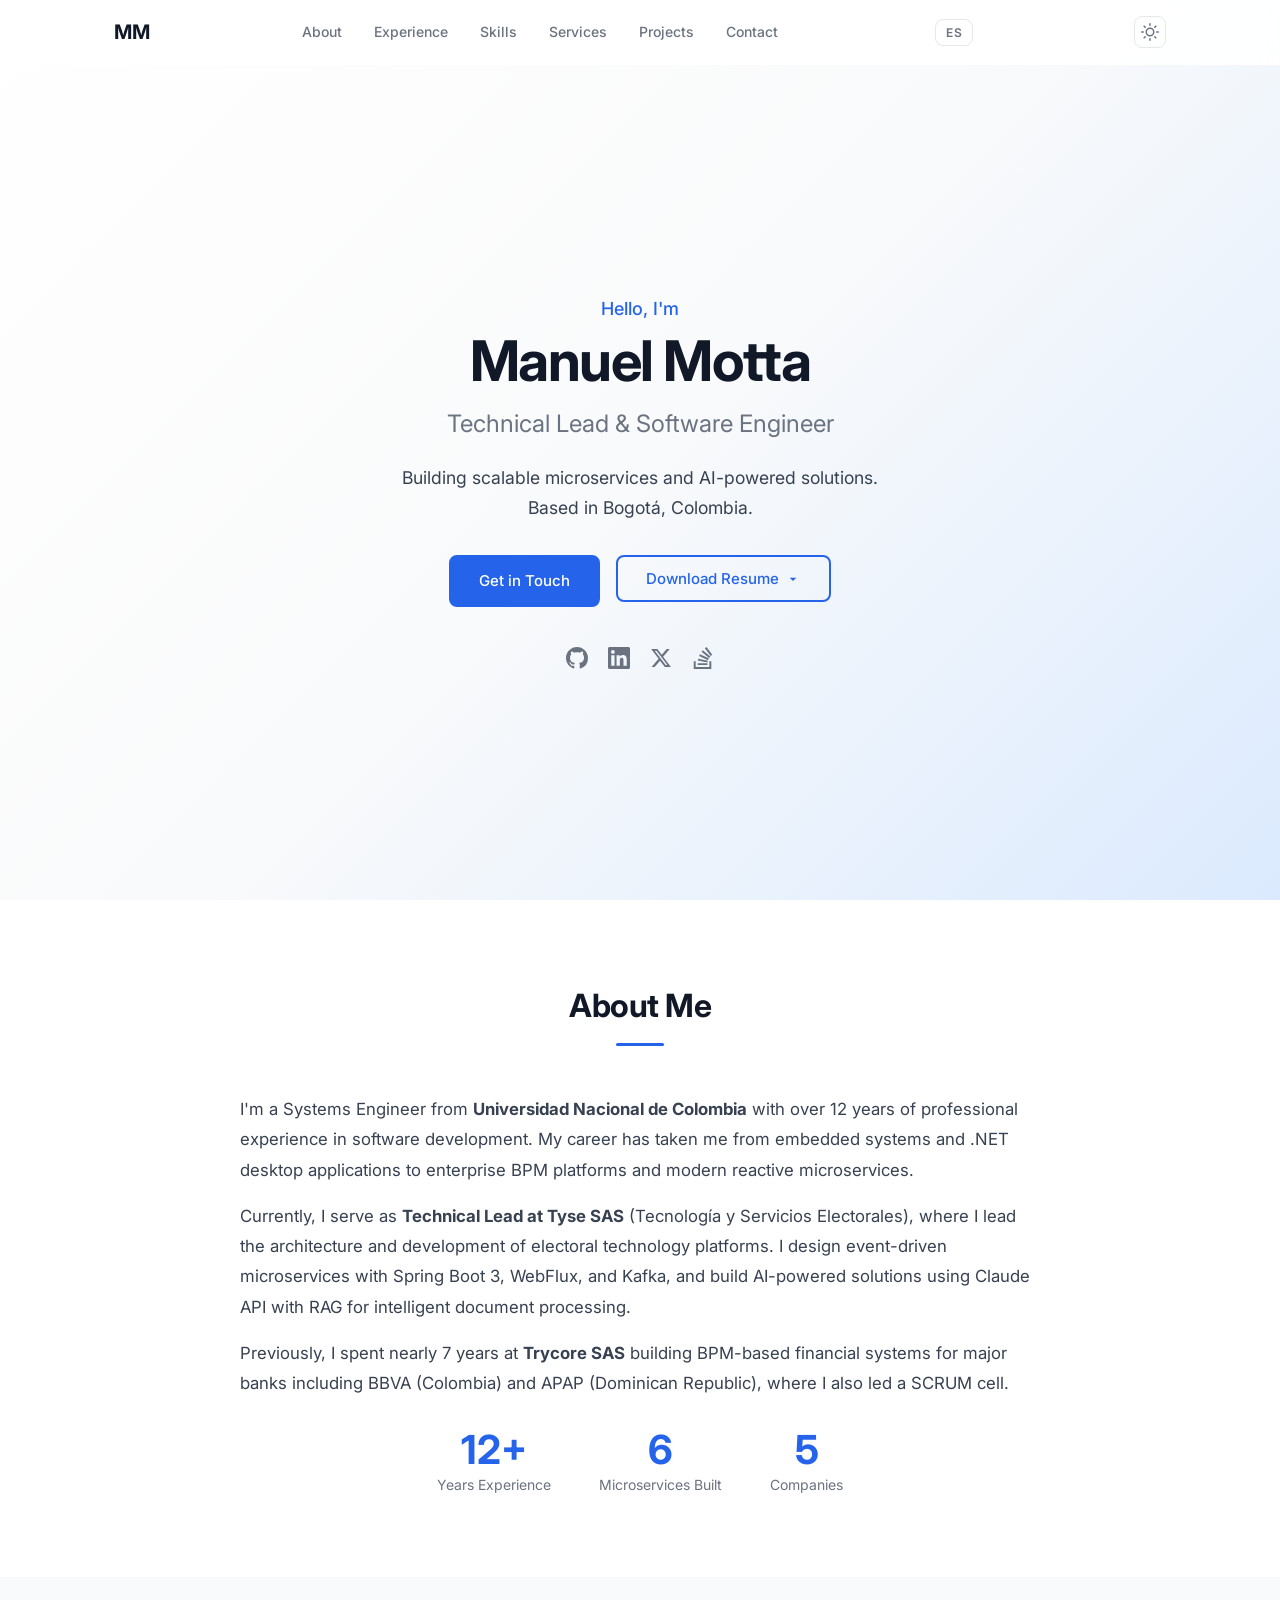
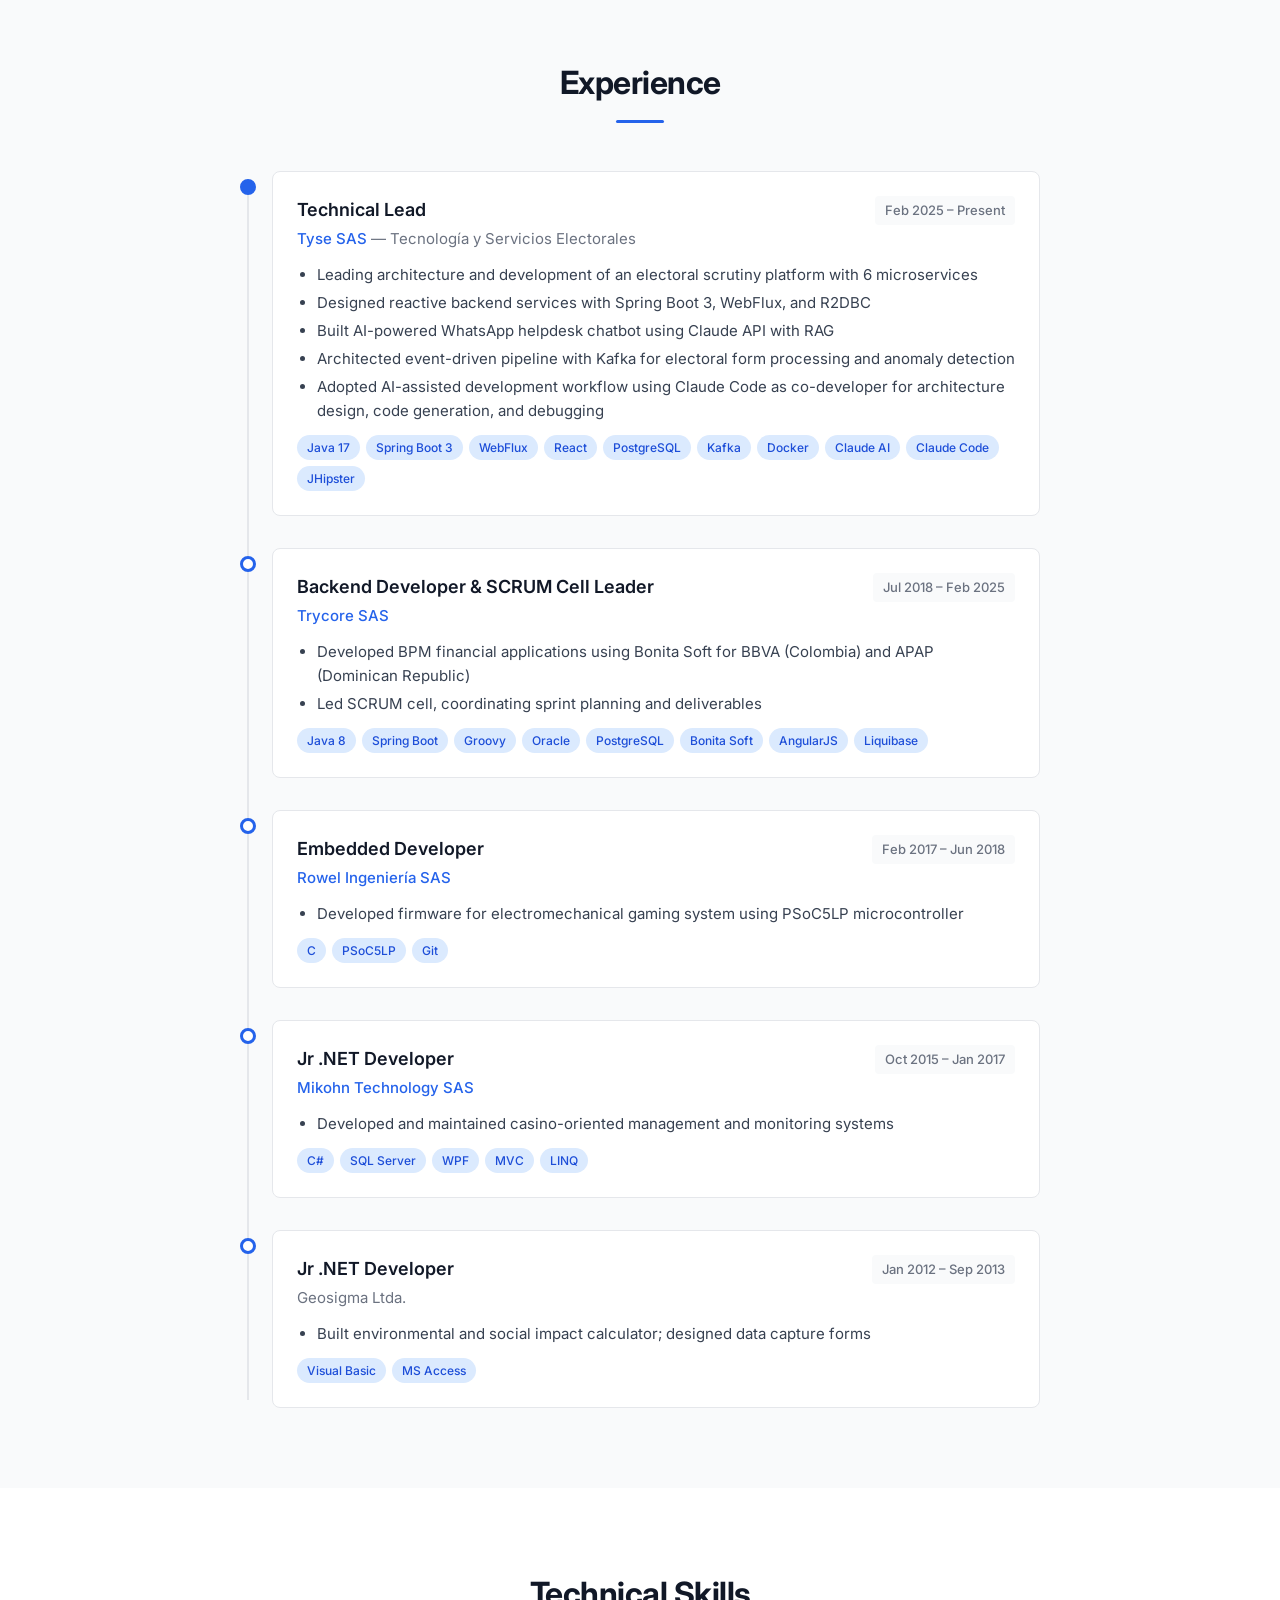
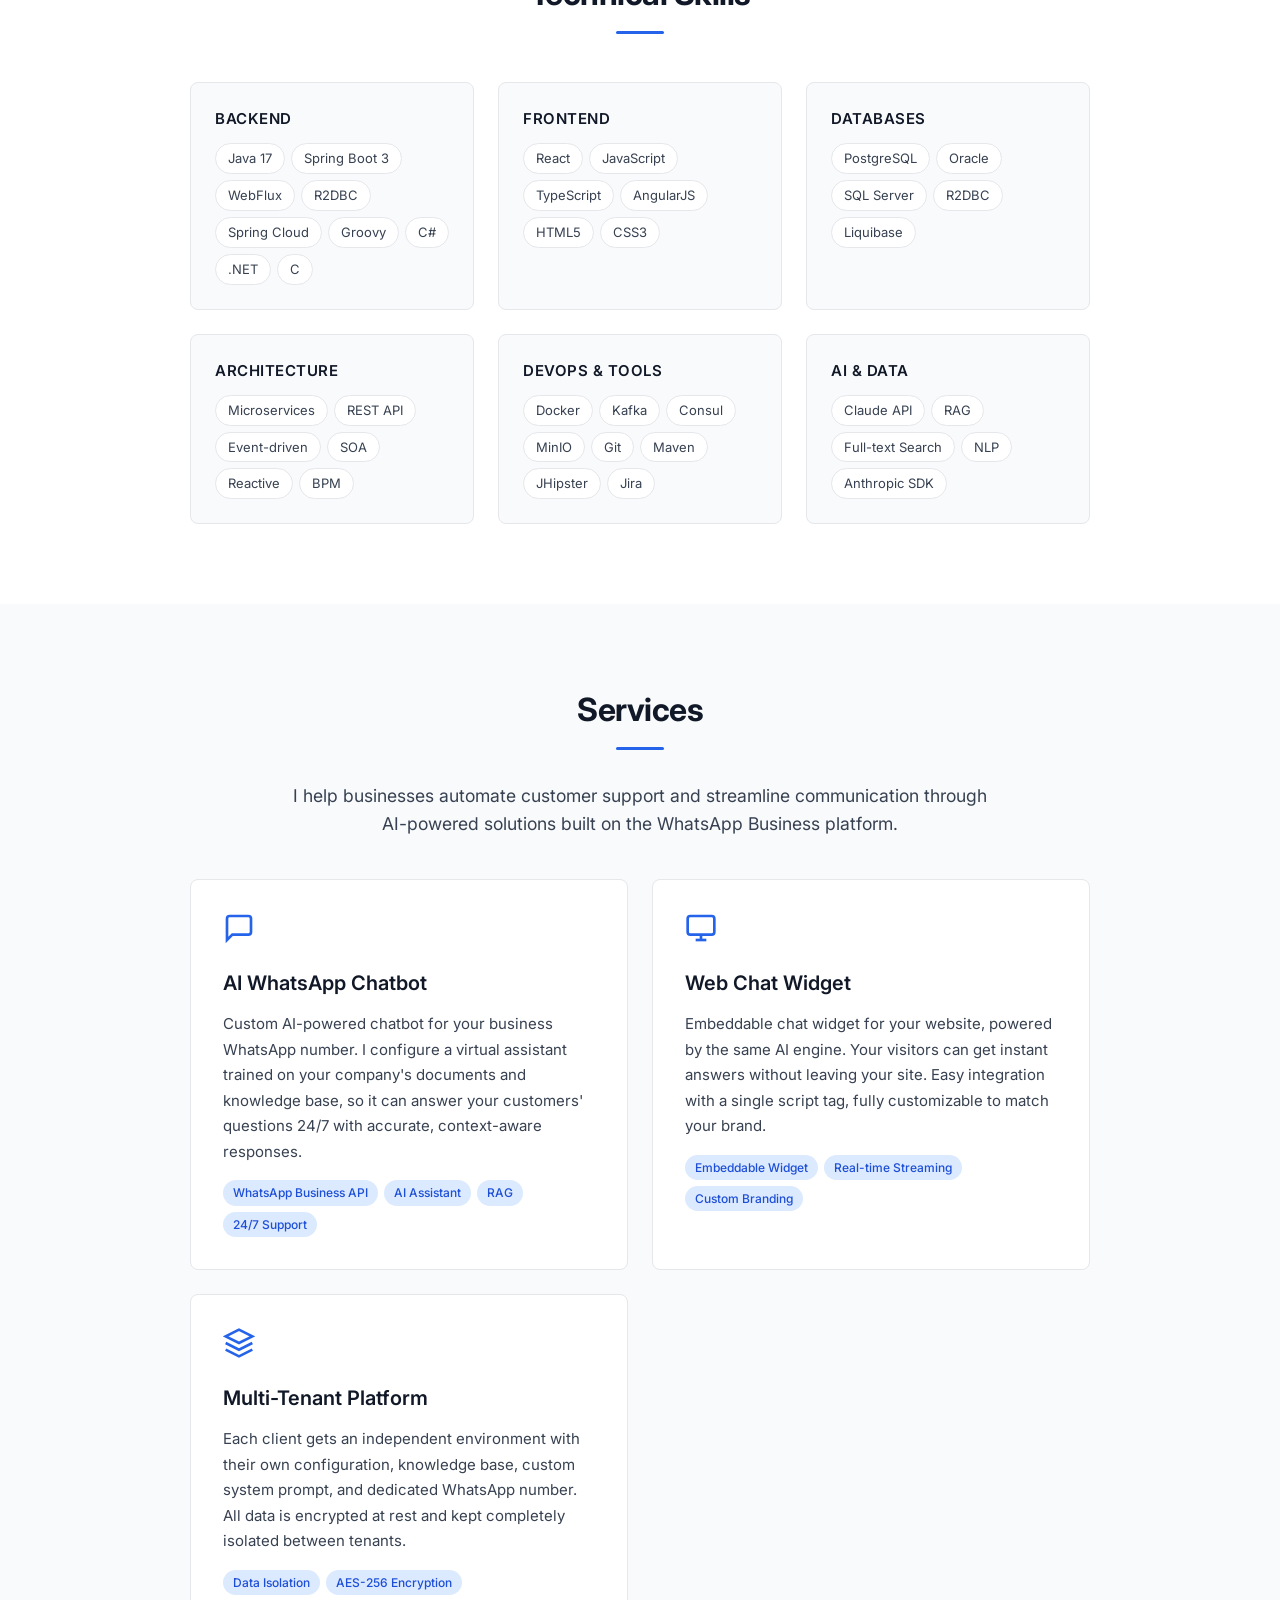
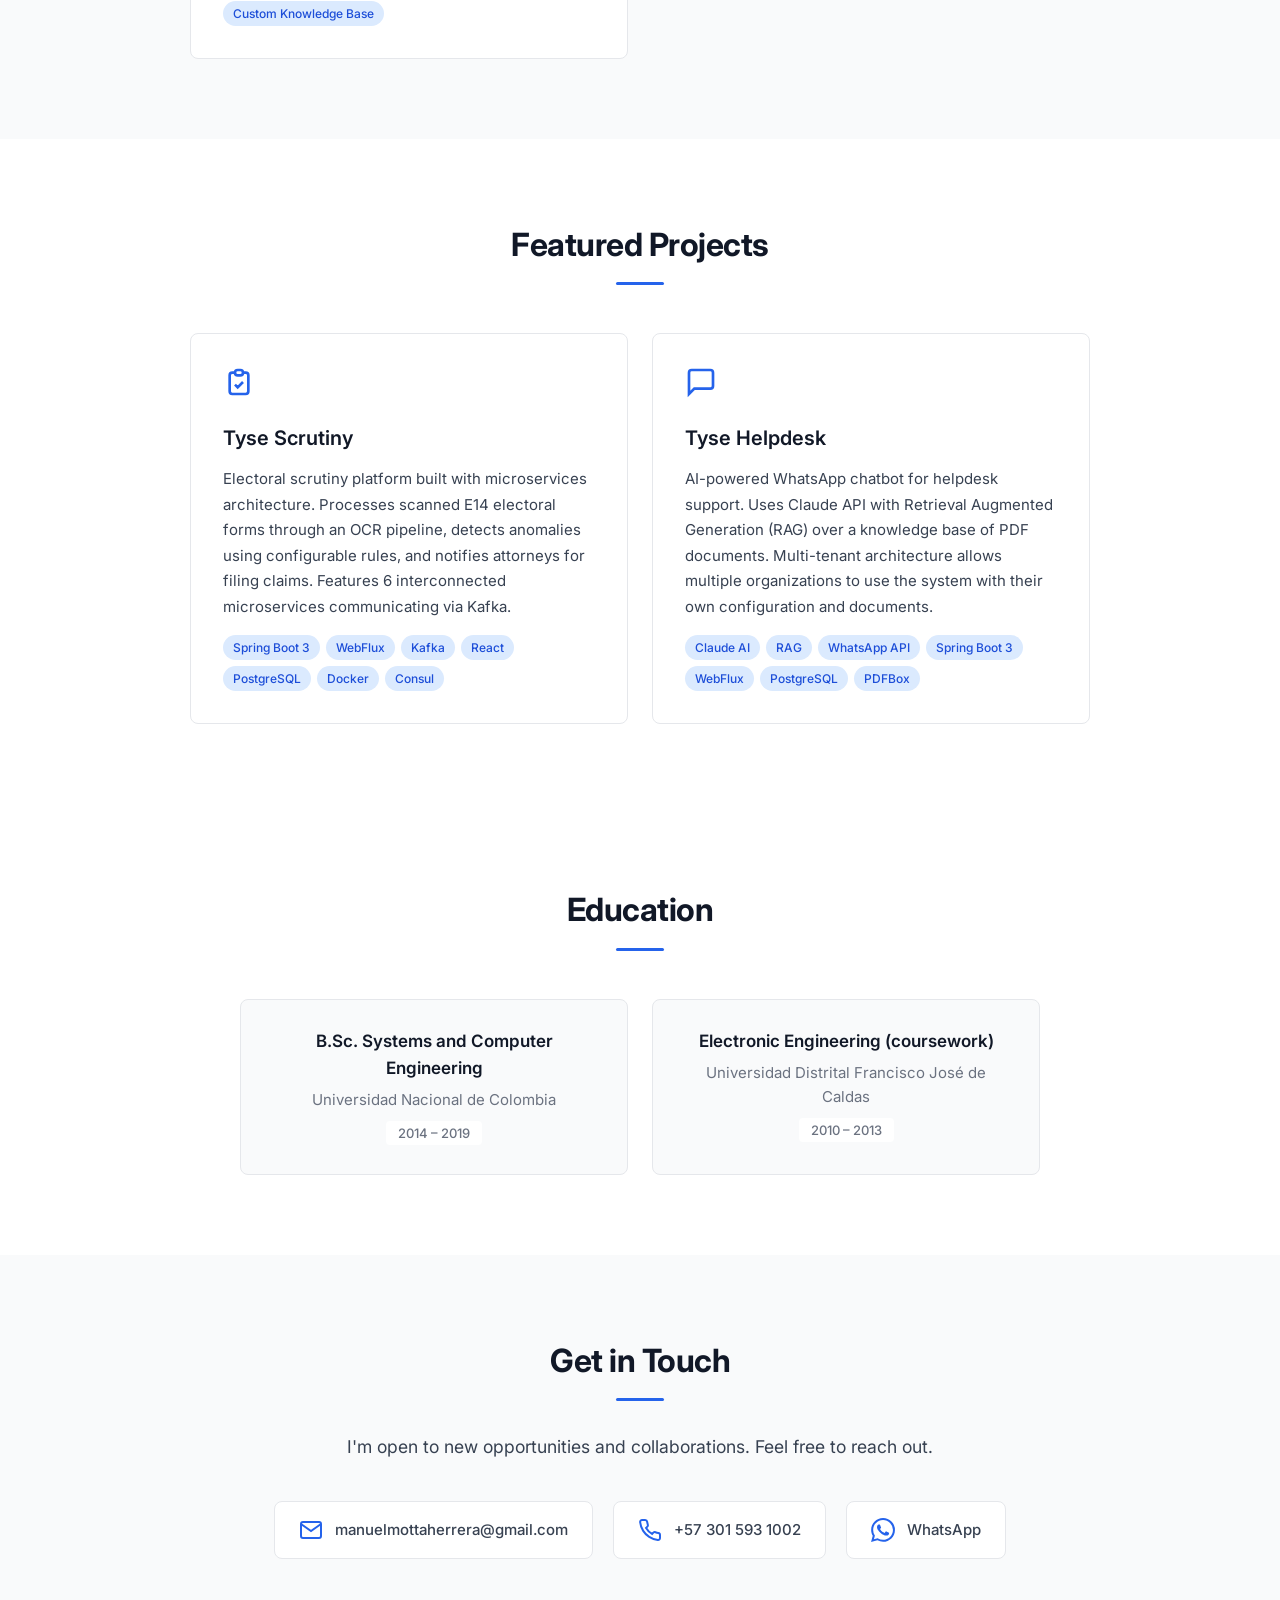
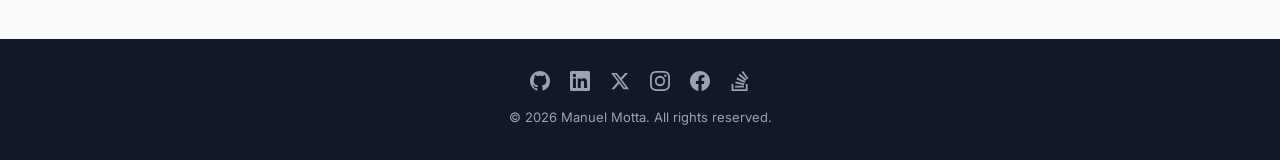
<file: index.html>
<!DOCTYPE html>
<html lang="en">
<head>
    <meta charset="UTF-8">
    <meta name="viewport" content="width=device-width, initial-scale=1.0">
    <title>Manuel Motta | Technical Lead & Software Engineer</title>
    <meta name="description" content="Manuel Motta - Technical Lead and Software Engineer based in Bogota, Colombia. Specializing in microservices architecture, reactive systems, and AI-powered solutions.">
    <meta name="author" content="Manuel Agustin Motta Herrera">
    <meta name="keywords" content="software engineer, technical lead, java, spring boot, microservices, AI, Bogota, Colombia">

    <!-- Open Graph -->
    <meta property="og:title" content="Manuel Motta | Technical Lead & Software Engineer">
    <meta property="og:description" content="Building scalable microservices and AI-powered solutions for electoral technology.">
    <meta property="og:type" content="website">
    <meta property="og:url" content="https://devmanuelmotta.com">

    <!-- Facebook domain verification -->
    <meta name="facebook-domain-verification" content="vl18u3ujreisa37p6lwtaiu4huq32x" />

    <!-- Fonts -->
    <link rel="preconnect" href="https://fonts.googleapis.com">
    <link rel="preconnect" href="https://fonts.gstatic.com" crossorigin>
    <link href="https://fonts.googleapis.com/css2?family=Inter:wght@300;400;500;600;700&display=swap" rel="stylesheet">

    <link rel="stylesheet" href="css/style.css">
    <script>
        // Prevent flash of wrong theme
        (function() {
            var s = localStorage.getItem('theme') || 'system';
            var t = s === 'system' ? (window.matchMedia('(prefers-color-scheme: dark)').matches ? 'dark' : 'light') : s;
            document.documentElement.setAttribute('data-theme', t);
        })();
    </script>
</head>
<body>

    <!-- ===== NAVIGATION ===== -->
    <nav class="nav" id="nav">
        <div class="container nav-container">
            <a href="#" class="nav-logo">MM</a>
            <button class="nav-toggle" id="nav-toggle" aria-label="Toggle menu">
                <span></span>
                <span></span>
                <span></span>
            </button>
            <ul class="nav-menu" id="nav-menu">
                <li><a href="#about" class="nav-link" data-i18n="nav.about">About</a></li>
                <li><a href="#experience" class="nav-link" data-i18n="nav.experience">Experience</a></li>
                <li><a href="#skills" class="nav-link" data-i18n="nav.skills">Skills</a></li>
                <li><a href="#services" class="nav-link" data-i18n="nav.services">Services</a></li>
                <li><a href="#projects" class="nav-link" data-i18n="nav.projects">Projects</a></li>
                <li><a href="#contact" class="nav-link" data-i18n="nav.contact">Contact</a></li>
            </ul>
            <div class="lang-toggle">
                <button class="lang-toggle-btn" id="lang-toggle-btn">ES</button>
            </div>
            <div class="theme-toggle">
                <button class="theme-toggle-btn" id="theme-toggle-btn" aria-label="Toggle theme">
                    <svg id="icon-sun" viewBox="0 0 24 24" fill="none" stroke="currentColor" stroke-width="2" stroke-linecap="round" stroke-linejoin="round"><circle cx="12" cy="12" r="5"/><line x1="12" y1="1" x2="12" y2="3"/><line x1="12" y1="21" x2="12" y2="23"/><line x1="4.22" y1="4.22" x2="5.64" y2="5.64"/><line x1="18.36" y1="18.36" x2="19.78" y2="19.78"/><line x1="1" y1="12" x2="3" y2="12"/><line x1="21" y1="12" x2="23" y2="12"/><line x1="4.22" y1="19.78" x2="5.64" y2="18.36"/><line x1="18.36" y1="5.64" x2="19.78" y2="4.22"/></svg>
                    <svg id="icon-moon" viewBox="0 0 24 24" fill="none" stroke="currentColor" stroke-width="2" stroke-linecap="round" stroke-linejoin="round" style="display:none"><path d="M21 12.79A9 9 0 1111.21 3 7 7 0 0021 12.79z"/></svg>
                </button>
                <div class="theme-menu" id="theme-menu">
                    <button data-theme="light">
                        <svg viewBox="0 0 24 24" fill="none" stroke="currentColor" stroke-width="2" stroke-linecap="round" stroke-linejoin="round"><circle cx="12" cy="12" r="5"/><line x1="12" y1="1" x2="12" y2="3"/><line x1="12" y1="21" x2="12" y2="23"/><line x1="4.22" y1="4.22" x2="5.64" y2="5.64"/><line x1="18.36" y1="18.36" x2="19.78" y2="19.78"/><line x1="1" y1="12" x2="3" y2="12"/><line x1="21" y1="12" x2="23" y2="12"/><line x1="4.22" y1="19.78" x2="5.64" y2="18.36"/><line x1="18.36" y1="5.64" x2="19.78" y2="4.22"/></svg>
                        Light
                    </button>
                    <button data-theme="dark">
                        <svg viewBox="0 0 24 24" fill="none" stroke="currentColor" stroke-width="2" stroke-linecap="round" stroke-linejoin="round"><path d="M21 12.79A9 9 0 1111.21 3 7 7 0 0021 12.79z"/></svg>
                        Dark
                    </button>
                    <button data-theme="system">
                        <svg viewBox="0 0 24 24" fill="none" stroke="currentColor" stroke-width="2" stroke-linecap="round" stroke-linejoin="round"><rect x="2" y="3" width="20" height="14" rx="2" ry="2"/><line x1="8" y1="21" x2="16" y2="21"/><line x1="12" y1="17" x2="12" y2="21"/></svg>
                        System
                    </button>
                </div>
            </div>
        </div>
    </nav>

    <!-- ===== HERO ===== -->
    <section class="hero" id="hero">
        <div class="container hero-content">
            <p class="hero-greeting" data-i18n="hero.greeting">Hello, I'm</p>
            <h1 class="hero-name">Manuel Motta</h1>
            <h2 class="hero-title" data-i18n="hero.title">Technical Lead &amp; Software Engineer</h2>
            <p class="hero-description" data-i18n-html="hero.description">
                Building scalable microservices and AI-powered solutions.<br>
                Based in Bogot&aacute;, Colombia.
            </p>
            <div class="hero-cta">
                <a href="#contact" class="btn btn-primary" data-i18n="hero.cta">Get in Touch</a>
                <div class="btn-dropdown">
                    <button class="btn btn-outline btn-dropdown-toggle" data-i18n-html="hero.resume">
                        Download Resume
                        <svg viewBox="0 0 24 24" width="16" height="16" fill="currentColor" style="margin-left:6px"><path d="M7 10l5 5 5-5z"/></svg>
                    </button>
                    <div class="btn-dropdown-menu">
                        <p class="btn-dropdown-group">English</p>
                        <a href="resume/Manuel_Motta_Resume.pdf" target="_blank">
                            <svg viewBox="0 0 24 24" width="16" height="16" fill="none" stroke="currentColor" stroke-width="2"><path d="M14 2H6a2 2 0 00-2 2v16a2 2 0 002 2h12a2 2 0 002-2V8z"/><polyline points="14 2 14 8 20 8"/></svg>
                            <span>Visual Resume</span>
                        </a>
                        <a href="resume/resume-ats.pdf" target="_blank">
                            <svg viewBox="0 0 24 24" width="16" height="16" fill="none" stroke="currentColor" stroke-width="2"><path d="M9 5H7a2 2 0 00-2 2v12a2 2 0 002 2h10a2 2 0 002-2V7a2 2 0 00-2-2h-2"/><rect x="9" y="3" width="6" height="4" rx="1"/></svg>
                            <span>ATS-Friendly</span>
                        </a>
                        <p class="btn-dropdown-group">Espa&ntilde;ol</p>
                        <a href="resume/Manuel_Motta_Hoja_de_Vida.pdf" target="_blank">
                            <svg viewBox="0 0 24 24" width="16" height="16" fill="none" stroke="currentColor" stroke-width="2"><path d="M14 2H6a2 2 0 00-2 2v16a2 2 0 002 2h12a2 2 0 002-2V8z"/><polyline points="14 2 14 8 20 8"/></svg>
                            <span>CV Visual</span>
                        </a>
                        <a href="resume/resume-ats-es.pdf" target="_blank">
                            <svg viewBox="0 0 24 24" width="16" height="16" fill="none" stroke="currentColor" stroke-width="2"><path d="M9 5H7a2 2 0 00-2 2v12a2 2 0 002 2h10a2 2 0 002-2V7a2 2 0 00-2-2h-2"/><rect x="9" y="3" width="6" height="4" rx="1"/></svg>
                            <span>CV para ATS</span>
                        </a>
                    </div>
                </div>
            </div>
            <div class="hero-social">
                <a href="https://github.com/manuelmottaherrera" target="_blank" rel="noopener" aria-label="GitHub">
                    <svg viewBox="0 0 24 24" width="22" height="22" fill="currentColor"><path d="M12 0C5.37 0 0 5.37 0 12c0 5.31 3.435 9.795 8.205 11.385.6.105.825-.255.825-.57 0-.285-.015-1.23-.015-2.235-3.015.555-3.795-.735-4.035-1.41-.135-.345-.72-1.41-1.23-1.695-.42-.225-1.02-.78-.015-.795.945-.015 1.62.87 1.845 1.23 1.08 1.815 2.805 1.305 3.495.99.105-.78.42-1.305.765-1.605-2.67-.3-5.46-1.335-5.46-5.925 0-1.305.465-2.385 1.23-3.225-.12-.3-.54-1.53.12-3.18 0 0 1.005-.315 3.3 1.23.96-.27 1.98-.405 3-.405s2.04.135 3 .405c2.295-1.56 3.3-1.23 3.3-1.23.66 1.65.24 2.88.12 3.18.765.84 1.23 1.905 1.23 3.225 0 4.605-2.805 5.625-5.475 5.925.435.375.81 1.095.81 2.22 0 1.605-.015 2.895-.015 3.3 0 .315.225.69.825.57A12.02 12.02 0 0024 12c0-6.63-5.37-12-12-12z"/></svg>
                </a>
                <a href="https://www.linkedin.com/in/manuel-motta-65b84a1a7" target="_blank" rel="noopener" aria-label="LinkedIn">
                    <svg viewBox="0 0 24 24" width="22" height="22" fill="currentColor"><path d="M20.447 20.452h-3.554v-5.569c0-1.328-.027-3.037-1.852-3.037-1.853 0-2.136 1.445-2.136 2.939v5.667H9.351V9h3.414v1.561h.046c.477-.9 1.637-1.85 3.37-1.85 3.601 0 4.267 2.37 4.267 5.455v6.286zM5.337 7.433a2.062 2.062 0 01-2.063-2.065 2.064 2.064 0 112.063 2.065zm1.782 13.019H3.555V9h3.564v11.452zM22.225 0H1.771C.792 0 0 .774 0 1.729v20.542C0 23.227.792 24 1.771 24h20.451C23.2 24 24 23.227 24 22.271V1.729C24 .774 23.2 0 22.222 0h.003z"/></svg>
                </a>
                <a href="https://x.com/devmanuelmotta" target="_blank" rel="noopener" aria-label="X (Twitter)">
                    <svg viewBox="0 0 24 24" width="22" height="22" fill="currentColor"><path d="M18.244 2.25h3.308l-7.227 8.26 8.502 11.24H16.17l-5.214-6.817L4.99 21.75H1.68l7.73-8.835L1.254 2.25H8.08l4.713 6.231zm-1.161 17.52h1.833L7.084 4.126H5.117z"/></svg>
                </a>
                <a href="https://stackoverflow.com/users/13502779/manuel-motta" target="_blank" rel="noopener" aria-label="Stack Overflow">
                    <svg viewBox="0 0 24 24" width="22" height="22" fill="currentColor"><path d="M15.725 0l-1.72 1.277 6.39 8.588 1.72-1.277L15.725 0zm-3.94 3.418l-1.369 1.644 8.225 6.85 1.369-1.644-8.225-6.85zm-3.15 4.465l-.905 1.94 9.702 4.517.905-1.94-9.702-4.517zm-1.85 4.86l-.44 2.093 10.473 2.201.44-2.092-10.473-2.203zM1.89 15.47V24h19.19v-8.53h-2.133v6.397H4.021v-6.396H1.89zm4.265 2.133v2.13h10.66v-2.13H6.154z"/></svg>
                </a>
            </div>
        </div>
    </section>

    <!-- ===== ABOUT ===== -->
    <section class="section" id="about">
        <div class="container">
            <h2 class="section-title" data-i18n="about.title">About Me</h2>
            <div class="about-content">
                <div class="about-text">
                    <p data-i18n-html="about.p1">
                        I'm a Systems Engineer from <strong>Universidad Nacional de Colombia</strong> with over 12 years
                        of professional experience in software development. My career has taken me from embedded systems
                        and .NET desktop applications to enterprise BPM platforms and modern reactive microservices.
                    </p>
                    <p data-i18n-html="about.p2">
                        Currently, I serve as <strong>Technical Lead at Tyse SAS</strong> (Tecnolog&iacute;a y Servicios
                        Electorales), where I lead the architecture and development of electoral technology platforms.
                        I design event-driven microservices with Spring Boot 3, WebFlux, and Kafka, and build
                        AI-powered solutions using Claude API with RAG for intelligent document processing.
                    </p>
                    <p data-i18n-html="about.p3">
                        Previously, I spent nearly 7 years at <strong>Trycore SAS</strong> building BPM-based financial
                        systems for major banks including BBVA (Colombia) and APAP (Dominican Republic), where I also
                        led a SCRUM cell.
                    </p>
                    <div class="about-stats">
                        <div class="stat">
                            <span class="stat-number">12+</span>
                            <span class="stat-label" data-i18n="about.statYears">Years Experience</span>
                        </div>
                        <div class="stat">
                            <span class="stat-number">6</span>
                            <span class="stat-label" data-i18n="about.statMicro">Microservices Built</span>
                        </div>
                        <div class="stat">
                            <span class="stat-number">5</span>
                            <span class="stat-label" data-i18n="about.statCompanies">Companies</span>
                        </div>
                    </div>
                </div>
            </div>
        </div>
    </section>

    <!-- ===== EXPERIENCE ===== -->
    <section class="section section-alt" id="experience">
        <div class="container">
            <h2 class="section-title" data-i18n="exp.title">Experience</h2>
            <div class="timeline">

                <div class="timeline-item">
                    <div class="timeline-marker"></div>
                    <div class="timeline-content">
                        <div class="timeline-header">
                            <div>
                                <h3 data-i18n="exp.tyse.role">Technical Lead</h3>
                                <p class="timeline-company">
                                    <a href="https://www.tysesas.com" target="_blank" rel="noopener">Tyse SAS</a>
                                    &mdash; Tecnolog&iacute;a y Servicios Electorales
                                </p>
                            </div>
                            <span class="timeline-date" data-i18n="exp.tyse.date">Feb 2025 &ndash; Present</span>
                        </div>
                        <ul>
                            <li data-i18n="exp.tyse.li1">Leading architecture and development of an electoral scrutiny platform with 6 microservices</li>
                            <li data-i18n="exp.tyse.li2">Designed reactive backend services with Spring Boot 3, WebFlux, and R2DBC</li>
                            <li data-i18n="exp.tyse.li3">Built AI-powered WhatsApp helpdesk chatbot using Claude API with RAG</li>
                            <li data-i18n="exp.tyse.li4">Architected event-driven pipeline with Kafka for electoral form processing and anomaly detection</li>
                            <li data-i18n="exp.tyse.li5">Adopted AI-assisted development workflow using Claude Code as co-developer for architecture design, code generation, and debugging</li>
                        </ul>
                        <div class="timeline-tags">
                            <span>Java 17</span><span>Spring Boot 3</span><span>WebFlux</span><span>React</span>
                            <span>PostgreSQL</span><span>Kafka</span><span>Docker</span><span>Claude AI</span><span>Claude Code</span><span>JHipster</span>
                        </div>
                    </div>
                </div>

                <div class="timeline-item">
                    <div class="timeline-marker"></div>
                    <div class="timeline-content">
                        <div class="timeline-header">
                            <div>
                                <h3 data-i18n="exp.trycore.role">Backend Developer &amp; SCRUM Cell Leader</h3>
                                <p class="timeline-company">
                                    <a href="https://www.trycore.co" target="_blank" rel="noopener">Trycore SAS</a>
                                </p>
                            </div>
                            <span class="timeline-date">Jul 2018 &ndash; Feb 2025</span>
                        </div>
                        <ul>
                            <li data-i18n="exp.trycore.li1">Developed BPM financial applications using Bonita Soft for BBVA (Colombia) and APAP (Dominican Republic)</li>
                            <li data-i18n="exp.trycore.li2">Led SCRUM cell, coordinating sprint planning and deliverables</li>
                        </ul>
                        <div class="timeline-tags">
                            <span>Java 8</span><span>Spring Boot</span><span>Groovy</span><span>Oracle</span>
                            <span>PostgreSQL</span><span>Bonita Soft</span><span>AngularJS</span><span>Liquibase</span>
                        </div>
                    </div>
                </div>

                <div class="timeline-item">
                    <div class="timeline-marker"></div>
                    <div class="timeline-content">
                        <div class="timeline-header">
                            <div>
                                <h3 data-i18n="exp.rowel.role">Embedded Developer</h3>
                                <p class="timeline-company">
                                    <a href="https://www.rowel.co" target="_blank" rel="noopener">Rowel Ingenier&iacute;a SAS</a>
                                </p>
                            </div>
                            <span class="timeline-date">Feb 2017 &ndash; Jun 2018</span>
                        </div>
                        <ul>
                            <li data-i18n="exp.rowel.li1">Developed firmware for electromechanical gaming system using PSoC5LP microcontroller</li>
                        </ul>
                        <div class="timeline-tags">
                            <span>C</span><span>PSoC5LP</span><span>Git</span>
                        </div>
                    </div>
                </div>

                <div class="timeline-item">
                    <div class="timeline-marker"></div>
                    <div class="timeline-content">
                        <div class="timeline-header">
                            <div>
                                <h3>Jr .NET Developer</h3>
                                <p class="timeline-company">
                                    <a href="https://www.mikohn.net" target="_blank" rel="noopener">Mikohn Technology SAS</a>
                                </p>
                            </div>
                            <span class="timeline-date">Oct 2015 &ndash; Jan 2017</span>
                        </div>
                        <ul>
                            <li data-i18n="exp.mikohn.li1">Developed and maintained casino-oriented management and monitoring systems</li>
                        </ul>
                        <div class="timeline-tags">
                            <span>C#</span><span>SQL Server</span><span>WPF</span><span>MVC</span><span>LINQ</span>
                        </div>
                    </div>
                </div>

                <div class="timeline-item">
                    <div class="timeline-marker"></div>
                    <div class="timeline-content">
                        <div class="timeline-header">
                            <div>
                                <h3>Jr .NET Developer</h3>
                                <p class="timeline-company">Geosigma Ltda.</p>
                            </div>
                            <span class="timeline-date">Jan 2012 &ndash; Sep 2013</span>
                        </div>
                        <ul>
                            <li data-i18n="exp.geosigma.li1">Built environmental and social impact calculator; designed data capture forms</li>
                        </ul>
                        <div class="timeline-tags">
                            <span>Visual Basic</span><span>MS Access</span>
                        </div>
                    </div>
                </div>

            </div>
        </div>
    </section>

    <!-- ===== SKILLS ===== -->
    <section class="section" id="skills">
        <div class="container">
            <h2 class="section-title" data-i18n="skills.title">Technical Skills</h2>
            <div class="skills-grid">
                <div class="skill-category">
                    <h3>Backend</h3>
                    <div class="skill-tags">
                        <span>Java 17</span><span>Spring Boot 3</span><span>WebFlux</span><span>R2DBC</span>
                        <span>Spring Cloud</span><span>Groovy</span><span>C#</span><span>.NET</span><span>C</span>
                    </div>
                </div>
                <div class="skill-category">
                    <h3>Frontend</h3>
                    <div class="skill-tags">
                        <span>React</span><span>JavaScript</span><span>TypeScript</span>
                        <span>AngularJS</span><span>HTML5</span><span>CSS3</span>
                    </div>
                </div>
                <div class="skill-category">
                    <h3 data-i18n="skills.databases">Databases</h3>
                    <div class="skill-tags">
                        <span>PostgreSQL</span><span>Oracle</span><span>SQL Server</span>
                        <span>R2DBC</span><span>Liquibase</span>
                    </div>
                </div>
                <div class="skill-category">
                    <h3 data-i18n="skills.architecture">Architecture</h3>
                    <div class="skill-tags">
                        <span>Microservices</span><span>REST API</span><span>Event-driven</span>
                        <span>SOA</span><span>Reactive</span><span>BPM</span>
                    </div>
                </div>
                <div class="skill-category">
                    <h3 data-i18n-html="skills.devops">DevOps &amp; Tools</h3>
                    <div class="skill-tags">
                        <span>Docker</span><span>Kafka</span><span>Consul</span><span>MinIO</span>
                        <span>Git</span><span>Maven</span><span>JHipster</span><span>Jira</span>
                    </div>
                </div>
                <div class="skill-category">
                    <h3 data-i18n-html="skills.ai">AI &amp; Data</h3>
                    <div class="skill-tags">
                        <span>Claude API</span><span>RAG</span><span>Full-text Search</span>
                        <span>NLP</span><span>Anthropic SDK</span>
                    </div>
                </div>
            </div>
        </div>
    </section>

    <!-- ===== SERVICES ===== -->
    <section class="section section-alt" id="services">
        <div class="container">
            <h2 class="section-title" data-i18n="svc.title">Services</h2>
            <p class="services-intro" data-i18n="svc.intro">
                I help businesses automate customer support and streamline communication through AI-powered solutions
                built on the WhatsApp Business platform.
            </p>
            <div class="projects-grid">
                <div class="project-card">
                    <div class="project-icon">
                        <svg viewBox="0 0 24 24" width="32" height="32" fill="none" stroke="currentColor" stroke-width="2"><path d="M21 15a2 2 0 01-2 2H7l-4 4V5a2 2 0 012-2h14a2 2 0 012 2z"/></svg>
                    </div>
                    <h3 data-i18n="svc.chatbot.title">AI WhatsApp Chatbot</h3>
                    <p data-i18n="svc.chatbot.desc">
                        Custom AI-powered chatbot for your business WhatsApp number. I configure a virtual assistant
                        trained on your company's documents and knowledge base, so it can answer your customers'
                        questions 24/7 with accurate, context-aware responses.
                    </p>
                    <div class="project-tags">
                        <span>WhatsApp Business API</span><span>AI Assistant</span><span>RAG</span><span>24/7 Support</span>
                    </div>
                </div>

                <div class="project-card">
                    <div class="project-icon">
                        <svg viewBox="0 0 24 24" width="32" height="32" fill="none" stroke="currentColor" stroke-width="2"><rect x="2" y="3" width="20" height="14" rx="2" ry="2"/><line x1="8" y1="21" x2="16" y2="21"/><line x1="12" y1="17" x2="12" y2="21"/></svg>
                    </div>
                    <h3 data-i18n="svc.widget.title">Web Chat Widget</h3>
                    <p data-i18n="svc.widget.desc">
                        Embeddable chat widget for your website, powered by the same AI engine. Your visitors can
                        get instant answers without leaving your site. Easy integration with a single script tag,
                        fully customizable to match your brand.
                    </p>
                    <div class="project-tags">
                        <span>Embeddable Widget</span><span>Real-time Streaming</span><span>Custom Branding</span>
                    </div>
                </div>

                <div class="project-card">
                    <div class="project-icon">
                        <svg viewBox="0 0 24 24" width="32" height="32" fill="none" stroke="currentColor" stroke-width="2"><path d="M12 2L2 7l10 5 10-5-10-5z"/><path d="M2 17l10 5 10-5"/><path d="M2 12l10 5 10-5"/></svg>
                    </div>
                    <h3 data-i18n="svc.multi.title">Multi-Tenant Platform</h3>
                    <p data-i18n="svc.multi.desc">
                        Each client gets an independent environment with their own configuration, knowledge base,
                        custom system prompt, and dedicated WhatsApp number. All data is encrypted at rest and
                        kept completely isolated between tenants.
                    </p>
                    <div class="project-tags">
                        <span>Data Isolation</span><span>AES-256 Encryption</span><span>Custom Knowledge Base</span>
                    </div>
                </div>
            </div>
        </div>
    </section>

    <!-- ===== PROJECTS ===== -->
    <section class="section" id="projects">
        <div class="container">
            <h2 class="section-title" data-i18n="proj.title">Featured Projects</h2>
            <div class="projects-grid">
                <div class="project-card">
                    <div class="project-icon">
                        <svg viewBox="0 0 24 24" width="32" height="32" fill="none" stroke="currentColor" stroke-width="2"><path d="M9 5H7a2 2 0 00-2 2v12a2 2 0 002 2h10a2 2 0 002-2V7a2 2 0 00-2-2h-2M9 5a2 2 0 002 2h2a2 2 0 002-2M9 5a2 2 0 012-2h2a2 2 0 012 2m-6 9l2 2 4-4"/></svg>
                    </div>
                    <h3>Tyse Scrutiny</h3>
                    <p data-i18n="proj.scrutiny.desc">
                        Electoral scrutiny platform built with microservices architecture. Processes scanned E14 electoral
                        forms through an OCR pipeline, detects anomalies using configurable rules, and notifies attorneys
                        for filing claims. Features 6 interconnected microservices communicating via Kafka.
                    </p>
                    <div class="project-tags">
                        <span>Spring Boot 3</span><span>WebFlux</span><span>Kafka</span><span>React</span>
                        <span>PostgreSQL</span><span>Docker</span><span>Consul</span>
                    </div>
                </div>

                <div class="project-card">
                    <div class="project-icon">
                        <svg viewBox="0 0 24 24" width="32" height="32" fill="none" stroke="currentColor" stroke-width="2"><path d="M21 15a2 2 0 01-2 2H7l-4 4V5a2 2 0 012-2h14a2 2 0 012 2z"/></svg>
                    </div>
                    <h3>Tyse Helpdesk</h3>
                    <p data-i18n="proj.helpdesk.desc">
                        AI-powered WhatsApp chatbot for helpdesk support. Uses Claude API with Retrieval Augmented
                        Generation (RAG) over a knowledge base of PDF documents. Multi-tenant architecture allows
                        multiple organizations to use the system with their own configuration and documents.
                    </p>
                    <div class="project-tags">
                        <span>Claude AI</span><span>RAG</span><span>WhatsApp API</span><span>Spring Boot 3</span>
                        <span>WebFlux</span><span>PostgreSQL</span><span>PDFBox</span>
                    </div>
                </div>
            </div>
        </div>
    </section>

    <!-- ===== EDUCATION ===== -->
    <section class="section" id="education">
        <div class="container">
            <h2 class="section-title" data-i18n="edu.title">Education</h2>
            <div class="education-grid">
                <div class="education-card">
                    <h3 data-i18n="edu.unal.degree">B.Sc. Systems and Computer Engineering</h3>
                    <p class="education-school">Universidad Nacional de Colombia</p>
                    <span class="education-date">2014 &ndash; 2019</span>
                </div>
                <div class="education-card">
                    <h3 data-i18n="edu.distrital.degree">Electronic Engineering (coursework)</h3>
                    <p class="education-school">Universidad Distrital Francisco Jos&eacute; de Caldas</p>
                    <span class="education-date">2010 &ndash; 2013</span>
                </div>
            </div>
        </div>
    </section>

    <!-- ===== CONTACT ===== -->
    <section class="section section-alt" id="contact">
        <div class="container">
            <h2 class="section-title" data-i18n="contact.title">Get in Touch</h2>
            <p class="contact-intro" data-i18n="contact.intro">
                I'm open to new opportunities and collaborations. Feel free to reach out.
            </p>
            <div class="contact-grid">
                <a href="mailto:manuelmottaherrera@gmail.com" class="contact-card">
                    <svg viewBox="0 0 24 24" width="24" height="24" fill="none" stroke="currentColor" stroke-width="2"><path d="M4 4h16c1.1 0 2 .9 2 2v12c0 1.1-.9 2-2 2H4c-1.1 0-2-.9-2-2V6c0-1.1.9-2 2-2z"/><polyline points="22,6 12,13 2,6"/></svg>
                    <span>manuelmottaherrera@gmail.com</span>
                </a>
                <a href="tel:+573015931002" class="contact-card">
                    <svg viewBox="0 0 24 24" width="24" height="24" fill="none" stroke="currentColor" stroke-width="2"><path d="M22 16.92v3a2 2 0 01-2.18 2 19.79 19.79 0 01-8.63-3.07 19.5 19.5 0 01-6-6 19.79 19.79 0 01-3.07-8.67A2 2 0 014.11 2h3a2 2 0 012 1.72 12.84 12.84 0 00.7 2.81 2 2 0 01-.45 2.11L8.09 9.91a16 16 0 006 6l1.27-1.27a2 2 0 012.11-.45 12.84 12.84 0 002.81.7A2 2 0 0122 16.92z"/></svg>
                    <span>+57 301 593 1002</span>
                </a>
                <a href="https://wa.me/573015931002" class="contact-card" target="_blank" rel="noopener">
                    <svg viewBox="0 0 24 24" width="24" height="24" fill="currentColor"><path d="M17.472 14.382c-.297-.149-1.758-.867-2.03-.967-.273-.099-.471-.148-.67.15-.197.297-.767.966-.94 1.164-.173.199-.347.223-.644.075-.297-.15-1.255-.463-2.39-1.475-.883-.788-1.48-1.761-1.653-2.059-.173-.297-.018-.458.13-.606.134-.133.298-.347.446-.52.149-.174.198-.298.298-.497.099-.198.05-.371-.025-.52-.075-.149-.669-1.612-.916-2.207-.242-.579-.487-.5-.669-.51-.173-.008-.371-.01-.57-.01-.198 0-.52.074-.792.372-.272.297-1.04 1.016-1.04 2.479 0 1.462 1.065 2.875 1.213 3.074.149.198 2.096 3.2 5.077 4.487.709.306 1.262.489 1.694.625.712.227 1.36.195 1.871.118.571-.085 1.758-.719 2.006-1.413.248-.694.248-1.289.173-1.413-.074-.124-.272-.198-.57-.347m-5.421 7.403h-.004a9.87 9.87 0 01-5.031-1.378l-.361-.214-3.741.982.998-3.648-.235-.374a9.86 9.86 0 01-1.51-5.26c.001-5.45 4.436-9.884 9.888-9.884 2.64 0 5.122 1.03 6.988 2.898a9.825 9.825 0 012.893 6.994c-.003 5.45-4.437 9.884-9.885 9.884m8.413-18.297A11.815 11.815 0 0012.05 0C5.495 0 .16 5.335.157 11.892c0 2.096.547 4.142 1.588 5.945L.057 24l6.305-1.654a11.882 11.882 0 005.683 1.448h.005c6.554 0 11.89-5.335 11.893-11.893a11.821 11.821 0 00-3.48-8.413z"/></svg>
                    <span>WhatsApp</span>
                </a>
            </div>
        </div>
    </section>

    <!-- ===== FOOTER ===== -->
    <footer class="footer">
        <div class="container">
            <div class="footer-social">
                <a href="https://github.com/manuelmottaherrera" target="_blank" rel="noopener" aria-label="GitHub">
                    <svg viewBox="0 0 24 24" width="20" height="20" fill="currentColor"><path d="M12 0C5.37 0 0 5.37 0 12c0 5.31 3.435 9.795 8.205 11.385.6.105.825-.255.825-.57 0-.285-.015-1.23-.015-2.235-3.015.555-3.795-.735-4.035-1.41-.135-.345-.72-1.41-1.23-1.695-.42-.225-1.02-.78-.015-.795.945-.015 1.62.87 1.845 1.23 1.08 1.815 2.805 1.305 3.495.99.105-.78.42-1.305.765-1.605-2.67-.3-5.46-1.335-5.46-5.925 0-1.305.465-2.385 1.23-3.225-.12-.3-.54-1.53.12-3.18 0 0 1.005-.315 3.3 1.23.96-.27 1.98-.405 3-.405s2.04.135 3 .405c2.295-1.56 3.3-1.23 3.3-1.23.66 1.65.24 2.88.12 3.18.765.84 1.23 1.905 1.23 3.225 0 4.605-2.805 5.625-5.475 5.925.435.375.81 1.095.81 2.22 0 1.605-.015 2.895-.015 3.3 0 .315.225.69.825.57A12.02 12.02 0 0024 12c0-6.63-5.37-12-12-12z"/></svg>
                </a>
                <a href="https://www.linkedin.com/in/manuel-motta-65b84a1a7" target="_blank" rel="noopener" aria-label="LinkedIn">
                    <svg viewBox="0 0 24 24" width="20" height="20" fill="currentColor"><path d="M20.447 20.452h-3.554v-5.569c0-1.328-.027-3.037-1.852-3.037-1.853 0-2.136 1.445-2.136 2.939v5.667H9.351V9h3.414v1.561h.046c.477-.9 1.637-1.85 3.37-1.85 3.601 0 4.267 2.37 4.267 5.455v6.286zM5.337 7.433a2.062 2.062 0 01-2.063-2.065 2.064 2.064 0 112.063 2.065zm1.782 13.019H3.555V9h3.564v11.452zM22.225 0H1.771C.792 0 0 .774 0 1.729v20.542C0 23.227.792 24 1.771 24h20.451C23.2 24 24 23.227 24 22.271V1.729C24 .774 23.2 0 22.222 0h.003z"/></svg>
                </a>
                <a href="https://x.com/devmanuelmotta" target="_blank" rel="noopener" aria-label="X">
                    <svg viewBox="0 0 24 24" width="20" height="20" fill="currentColor"><path d="M18.244 2.25h3.308l-7.227 8.26 8.502 11.24H16.17l-5.214-6.817L4.99 21.75H1.68l7.73-8.835L1.254 2.25H8.08l4.713 6.231zm-1.161 17.52h1.833L7.084 4.126H5.117z"/></svg>
                </a>
                <a href="https://www.instagram.com/devmanuelmotta/" target="_blank" rel="noopener" aria-label="Instagram">
                    <svg viewBox="0 0 24 24" width="20" height="20" fill="currentColor"><path d="M12 2.163c3.204 0 3.584.012 4.85.07 3.252.148 4.771 1.691 4.919 4.919.058 1.265.069 1.645.069 4.849 0 3.205-.012 3.584-.069 4.849-.149 3.225-1.664 4.771-4.919 4.919-1.266.058-1.644.07-4.85.07-3.204 0-3.584-.012-4.849-.07-3.26-.149-4.771-1.699-4.919-4.92-.058-1.265-.07-1.644-.07-4.849 0-3.204.013-3.583.07-4.849.149-3.227 1.664-4.771 4.919-4.919 1.266-.057 1.645-.069 4.849-.069zM12 0C8.741 0 8.333.014 7.053.072 2.695.272.273 2.69.073 7.052.014 8.333 0 8.741 0 12c0 3.259.014 3.668.072 4.948.2 4.358 2.618 6.78 6.98 6.98C8.333 23.986 8.741 24 12 24c3.259 0 3.668-.014 4.948-.072 4.354-.2 6.782-2.618 6.979-6.98.059-1.28.073-1.689.073-4.948 0-3.259-.014-3.667-.072-4.947-.196-4.354-2.617-6.78-6.979-6.98C15.668.014 15.259 0 12 0zm0 5.838a6.162 6.162 0 100 12.324 6.162 6.162 0 000-12.324zM12 16a4 4 0 110-8 4 4 0 010 8zm6.406-11.845a1.44 1.44 0 100 2.881 1.44 1.44 0 000-2.881z"/></svg>
                </a>
                <a href="https://www.facebook.com/devmanuelmotta/" target="_blank" rel="noopener" aria-label="Facebook">
                    <svg viewBox="0 0 24 24" width="20" height="20" fill="currentColor"><path d="M24 12.073c0-6.627-5.373-12-12-12s-12 5.373-12 12c0 5.99 4.388 10.954 10.125 11.854v-8.385H7.078v-3.47h3.047V9.43c0-3.007 1.792-4.669 4.533-4.669 1.312 0 2.686.235 2.686.235v2.953H15.83c-1.491 0-1.956.925-1.956 1.874v2.25h3.328l-.532 3.47h-2.796v8.385C19.612 23.027 24 18.062 24 12.073z"/></svg>
                </a>
                <a href="https://stackoverflow.com/users/13502779/manuel-motta" target="_blank" rel="noopener" aria-label="Stack Overflow">
                    <svg viewBox="0 0 24 24" width="20" height="20" fill="currentColor"><path d="M15.725 0l-1.72 1.277 6.39 8.588 1.72-1.277L15.725 0zm-3.94 3.418l-1.369 1.644 8.225 6.85 1.369-1.644-8.225-6.85zm-3.15 4.465l-.905 1.94 9.702 4.517.905-1.94-9.702-4.517zm-1.85 4.86l-.44 2.093 10.473 2.201.44-2.092-10.473-2.203zM1.89 15.47V24h19.19v-8.53h-2.133v6.397H4.021v-6.396H1.89zm4.265 2.133v2.13h10.66v-2.13H6.154z"/></svg>
                </a>
            </div>
            <p class="footer-text" data-i18n-html="footer.copy">&copy; 2026 Manuel Motta. All rights reserved.</p>
        </div>
    </footer>

    <script>
        // ===== I18N =====
        (function() {
            const translations = {
                es: {
                    'nav.about': 'Sobre M\u00ed',
                    'nav.experience': 'Experiencia',
                    'nav.skills': 'Habilidades',
                    'nav.services': 'Servicios',
                    'nav.projects': 'Proyectos',
                    'nav.contact': 'Contacto',
                    'hero.greeting': 'Hola, soy',
                    'hero.title': 'L\u00edder T\u00e9cnico & Ingeniero de Software',
                    'hero.description': 'Construyendo microservicios escalables y soluciones con IA.<br>Bogot\u00e1, Colombia.',
                    'hero.cta': 'Cont\u00e1ctame',
                    'hero.resume': 'Descargar CV <svg viewBox="0 0 24 24" width="16" height="16" fill="currentColor" style="margin-left:6px"><path d="M7 10l5 5 5-5z"/></svg>',
                    'about.title': 'Sobre M\u00ed',
                    'about.p1': 'Soy Ingeniero de Sistemas de la <strong>Universidad Nacional de Colombia</strong> con m\u00e1s de 12 a\u00f1os de experiencia profesional en desarrollo de software. Mi carrera me ha llevado desde sistemas embebidos y aplicaciones de escritorio .NET hasta plataformas BPM empresariales y microservicios reactivos modernos.',
                    'about.p2': 'Actualmente soy <strong>L\u00edder T\u00e9cnico en Tyse SAS</strong> (Tecnolog\u00eda y Servicios Electorales), donde lidero la arquitectura y desarrollo de plataformas de tecnolog\u00eda electoral. Dise\u00f1o microservicios orientados a eventos con Spring Boot 3, WebFlux y Kafka, y construyo soluciones con IA usando Claude API con RAG para procesamiento inteligente de documentos.',
                    'about.p3': 'Anteriormente, trabaj\u00e9 casi 7 a\u00f1os en <strong>Trycore SAS</strong> construyendo sistemas financieros basados en BPM para bancos como BBVA (Colombia) y APAP (Rep\u00fablica Dominicana), donde tambi\u00e9n lider\u00e9 una c\u00e9lula SCRUM.',
                    'about.statYears': 'A\u00f1os de Experiencia',
                    'about.statMicro': 'Microservicios',
                    'about.statCompanies': 'Empresas',
                    'exp.title': 'Experiencia',
                    'exp.tyse.role': 'L\u00edder T\u00e9cnico',
                    'exp.tyse.date': 'Feb 2025 \u2013 Presente',
                    'exp.tyse.li1': 'Liderando arquitectura y desarrollo de plataforma de escrutinio electoral con 6 microservicios',
                    'exp.tyse.li2': 'Dise\u00f1o de servicios backend reactivos con Spring Boot 3, WebFlux y R2DBC',
                    'exp.tyse.li3': 'Construcci\u00f3n de chatbot de mesa de ayuda por WhatsApp con IA usando Claude API y RAG',
                    'exp.tyse.li4': 'Arquitectura de pipeline orientado a eventos con Kafka para procesamiento de formularios electorales y detecci\u00f3n de anomal\u00edas',
                    'exp.tyse.li5': 'Adopci\u00f3n de flujo de desarrollo asistido por IA usando Claude Code como co-desarrollador para dise\u00f1o de arquitectura, generaci\u00f3n de c\u00f3digo y depuraci\u00f3n',
                    'exp.trycore.role': 'Desarrollador Backend y L\u00edder de C\u00e9lula SCRUM',
                    'exp.trycore.li1': 'Desarrollo de aplicaciones financieras BPM con Bonita Soft para BBVA (Colombia) y APAP (Rep\u00fablica Dominicana)',
                    'exp.trycore.li2': 'Liderazgo de c\u00e9lula SCRUM, coordinando planificaci\u00f3n de sprints y entregables',
                    'exp.rowel.role': 'Desarrollador Embebido',
                    'exp.rowel.li1': 'Desarrollo de firmware para sistema de juegos electromec\u00e1nicos usando microcontrolador PSoC5LP',
                    'exp.mikohn.li1': 'Desarrollo y mantenimiento de sistemas de gesti\u00f3n y monitoreo orientados a casinos',
                    'exp.geosigma.li1': 'Construcci\u00f3n de calculadora de impacto ambiental y social; dise\u00f1o de formularios de captura de datos',
                    'skills.title': 'Habilidades T\u00e9cnicas',
                    'skills.databases': 'Bases de Datos',
                    'skills.architecture': 'Arquitectura',
                    'skills.devops': 'DevOps y Herramientas',
                    'skills.ai': 'IA y Datos',
                    'svc.title': 'Servicios',
                    'svc.intro': 'Ayudo a empresas a automatizar la atenci\u00f3n al cliente y optimizar su comunicaci\u00f3n mediante soluciones con IA construidas sobre la plataforma WhatsApp Business.',
                    'svc.chatbot.title': 'Chatbot IA para WhatsApp',
                    'svc.chatbot.desc': 'Chatbot con IA personalizado para el n\u00famero de WhatsApp de tu empresa. Configuro un asistente virtual entrenado con los documentos y base de conocimiento de tu compa\u00f1\u00eda, para que responda las preguntas de tus clientes 24/7 con respuestas precisas y contextuales.',
                    'svc.widget.title': 'Widget de Chat Web',
                    'svc.widget.desc': 'Widget de chat embebible para tu sitio web, impulsado por el mismo motor de IA. Tus visitantes obtienen respuestas instant\u00e1neas sin salir de tu sitio. Integraci\u00f3n f\u00e1cil con una sola etiqueta script, totalmente personalizable para tu marca.',
                    'svc.multi.title': 'Plataforma Multi-Tenant',
                    'svc.multi.desc': 'Cada cliente obtiene un entorno independiente con su propia configuraci\u00f3n, base de conocimiento, prompt de sistema personalizado y n\u00famero de WhatsApp dedicado. Todos los datos se encriptan en reposo y se mantienen completamente aislados entre tenants.',
                    'proj.title': 'Proyectos Destacados',
                    'proj.scrutiny.desc': 'Plataforma de escrutinio electoral construida con arquitectura de microservicios. Procesa formularios electorales E14 escaneados mediante un pipeline OCR, detecta anomal\u00edas usando reglas configurables y notifica a abogados para interponer reclamaciones. Cuenta con 6 microservicios interconectados comunic\u00e1ndose v\u00eda Kafka.',
                    'proj.helpdesk.desc': 'Chatbot de mesa de ayuda por WhatsApp con IA. Usa Claude API con Retrieval Augmented Generation (RAG) sobre una base de conocimiento de documentos PDF. La arquitectura multi-tenant permite que m\u00faltiples organizaciones usen el sistema con su propia configuraci\u00f3n y documentos.',
                    'edu.title': 'Educaci\u00f3n',
                    'edu.unal.degree': 'Ingenier\u00eda de Sistemas y Computaci\u00f3n',
                    'edu.distrital.degree': 'Ingenier\u00eda Electr\u00f3nica (cursado parcial)',
                    'contact.title': 'Cont\u00e1ctame',
                    'contact.intro': 'Estoy abierto a nuevas oportunidades y colaboraciones. No dudes en escribirme.',
                    'footer.copy': '&copy; 2026 Manuel Motta. Todos los derechos reservados.'
                }
            };

            // Store original English text
            const originals = {};
            const langBtn = document.getElementById('lang-toggle-btn');

            function collectOriginals() {
                document.querySelectorAll('[data-i18n]').forEach(el => {
                    originals[el.getAttribute('data-i18n')] = el.textContent;
                });
                document.querySelectorAll('[data-i18n-html]').forEach(el => {
                    originals[el.getAttribute('data-i18n-html')] = el.innerHTML;
                });
            }

            function applyLang(lang) {
                if (lang === 'es') {
                    document.documentElement.lang = 'es';
                    document.querySelectorAll('[data-i18n]').forEach(el => {
                        const key = el.getAttribute('data-i18n');
                        if (translations.es[key]) el.textContent = translations.es[key];
                    });
                    document.querySelectorAll('[data-i18n-html]').forEach(el => {
                        const key = el.getAttribute('data-i18n-html');
                        if (translations.es[key]) el.innerHTML = translations.es[key];
                    });
                    langBtn.textContent = 'EN';
                } else {
                    document.documentElement.lang = 'en';
                    document.querySelectorAll('[data-i18n]').forEach(el => {
                        const key = el.getAttribute('data-i18n');
                        if (originals[key]) el.textContent = originals[key];
                    });
                    document.querySelectorAll('[data-i18n-html]').forEach(el => {
                        const key = el.getAttribute('data-i18n-html');
                        if (originals[key]) el.innerHTML = originals[key];
                    });
                    langBtn.textContent = 'ES';
                }
            }

            collectOriginals();
            var savedLang = localStorage.getItem('lang') || 'en';
            applyLang(savedLang);

            langBtn.addEventListener('click', () => {
                var current = localStorage.getItem('lang') || 'en';
                var next = current === 'en' ? 'es' : 'en';
                localStorage.setItem('lang', next);
                applyLang(next);
            });
        })();

        // ===== THEME TOGGLE =====
        (function() {
            const iconSun = document.getElementById('icon-sun');
            const iconMoon = document.getElementById('icon-moon');
            const themeBtn = document.getElementById('theme-toggle-btn');
            const themeMenu = document.getElementById('theme-menu');
            const themeButtons = themeMenu.querySelectorAll('button');

            function getSystemTheme() {
                return window.matchMedia('(prefers-color-scheme: dark)').matches ? 'dark' : 'light';
            }

            function applyTheme(setting) {
                const resolved = setting === 'system' ? getSystemTheme() : setting;
                document.documentElement.setAttribute('data-theme', resolved);
                iconSun.style.display = resolved === 'dark' ? 'none' : 'block';
                iconMoon.style.display = resolved === 'dark' ? 'block' : 'none';
                themeButtons.forEach(btn => {
                    btn.classList.toggle('active', btn.dataset.theme === setting);
                });
            }

            function setTheme(setting) {
                localStorage.setItem('theme', setting);
                applyTheme(setting);
            }

            // Init
            applyTheme(localStorage.getItem('theme') || 'system');

            // Toggle menu
            themeBtn.addEventListener('click', (e) => {
                e.stopPropagation();
                themeMenu.classList.toggle('open');
                // Close resume dropdown if open
                document.querySelector('.btn-dropdown').classList.remove('open');
            });

            themeButtons.forEach(btn => {
                btn.addEventListener('click', (e) => {
                    e.stopPropagation();
                    setTheme(btn.dataset.theme);
                    themeMenu.classList.remove('open');
                });
            });

            // Listen for system preference changes
            window.matchMedia('(prefers-color-scheme: dark)').addEventListener('change', () => {
                if ((localStorage.getItem('theme') || 'system') === 'system') {
                    applyTheme('system');
                }
            });

            // Close menu on outside click (handled below with other dropdowns)
            document.addEventListener('click', () => {
                themeMenu.classList.remove('open');
            });
        })();

        // ===== MOBILE NAV TOGGLE =====
        const navToggle = document.getElementById('nav-toggle');
        const navMenu = document.getElementById('nav-menu');

        navToggle.addEventListener('click', () => {
            navMenu.classList.toggle('active');
            navToggle.classList.toggle('active');
        });

        document.querySelectorAll('.nav-link').forEach(link => {
            link.addEventListener('click', () => {
                navMenu.classList.remove('active');
                navToggle.classList.remove('active');
            });
        });

        // ===== NAVBAR SCROLL =====
        const nav = document.getElementById('nav');
        window.addEventListener('scroll', () => {
            if (window.scrollY > 50) {
                nav.classList.add('scrolled');
            } else {
                nav.classList.remove('scrolled');
            }
        });

        // ===== RESUME DROPDOWN =====
        const dropdown = document.querySelector('.btn-dropdown');
        const dropdownToggle = document.querySelector('.btn-dropdown-toggle');

        dropdownToggle.addEventListener('click', (e) => {
            e.stopPropagation();
            dropdown.classList.toggle('open');
            document.getElementById('theme-menu').classList.remove('open');
        });

        document.addEventListener('click', () => {
            dropdown.classList.remove('open');
        });

        // ===== SMOOTH SCROLL =====
        document.querySelectorAll('a[href^="#"]').forEach(anchor => {
            anchor.addEventListener('click', function (e) {
                e.preventDefault();
                const target = document.querySelector(this.getAttribute('href'));
                if (target) {
                    target.scrollIntoView({ behavior: 'smooth', block: 'start' });
                }
            });
        });
    </script>

</body>
</html>
</file>
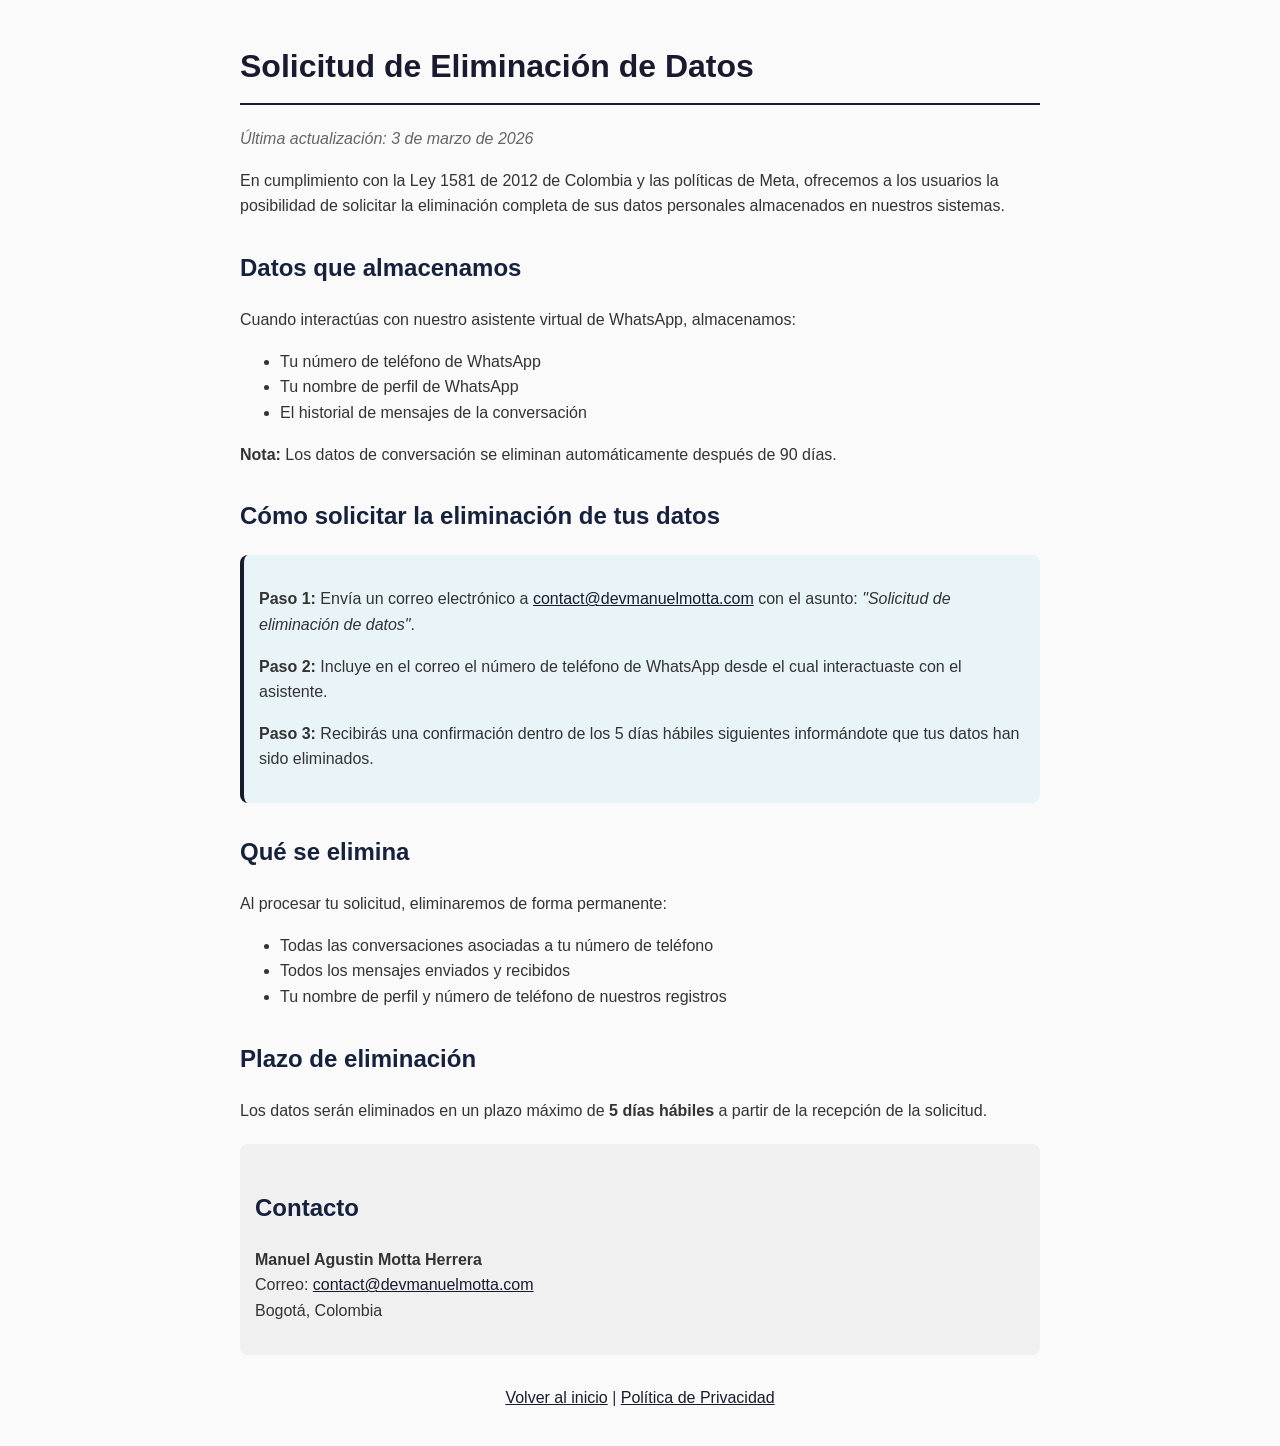
<file: data-deletion.html>
<!DOCTYPE html>
<html lang="es">
<head>
    <meta charset="UTF-8">
    <meta name="viewport" content="width=device-width, initial-scale=1.0">
    <title>Eliminación de Datos - Manuel Agustin Motta Herrera</title>
    <style>
        body {
            font-family: -apple-system, BlinkMacSystemFont, 'Segoe UI', Roboto, sans-serif;
            max-width: 800px;
            margin: 0 auto;
            padding: 20px;
            line-height: 1.6;
            color: #333;
            background: #fafafa;
        }
        h1 { color: #1a1a2e; border-bottom: 2px solid #1a1a2e; padding-bottom: 10px; }
        h2 { color: #16213e; margin-top: 30px; }
        .updated { color: #666; font-style: italic; }
        .contact { background: #f0f0f0; padding: 15px; border-radius: 8px; margin-top: 20px; }
        .steps { background: #e8f4f8; padding: 15px; border-radius: 8px; border-left: 4px solid #1a1a2e; }
        a { color: #1a1a2e; }
    </style>
</head>
<body>
    <h1>Solicitud de Eliminación de Datos</h1>
    <p class="updated">Última actualización: 3 de marzo de 2026</p>

    <p>En cumplimiento con la Ley 1581 de 2012 de Colombia y las políticas de Meta, ofrecemos a los usuarios la posibilidad de solicitar la eliminación completa de sus datos personales almacenados en nuestros sistemas.</p>

    <h2>Datos que almacenamos</h2>
    <p>Cuando interactúas con nuestro asistente virtual de WhatsApp, almacenamos:</p>
    <ul>
        <li>Tu número de teléfono de WhatsApp</li>
        <li>Tu nombre de perfil de WhatsApp</li>
        <li>El historial de mensajes de la conversación</li>
    </ul>
    <p><strong>Nota:</strong> Los datos de conversación se eliminan automáticamente después de 90 días.</p>

    <h2>Cómo solicitar la eliminación de tus datos</h2>
    <div class="steps">
        <p><strong>Paso 1:</strong> Envía un correo electrónico a <a href="mailto:contact@devmanuelmotta.com">contact@devmanuelmotta.com</a> con el asunto: <em>"Solicitud de eliminación de datos"</em>.</p>
        <p><strong>Paso 2:</strong> Incluye en el correo el número de teléfono de WhatsApp desde el cual interactuaste con el asistente.</p>
        <p><strong>Paso 3:</strong> Recibirás una confirmación dentro de los 5 días hábiles siguientes informándote que tus datos han sido eliminados.</p>
    </div>

    <h2>Qué se elimina</h2>
    <p>Al procesar tu solicitud, eliminaremos de forma permanente:</p>
    <ul>
        <li>Todas las conversaciones asociadas a tu número de teléfono</li>
        <li>Todos los mensajes enviados y recibidos</li>
        <li>Tu nombre de perfil y número de teléfono de nuestros registros</li>
    </ul>

    <h2>Plazo de eliminación</h2>
    <p>Los datos serán eliminados en un plazo máximo de <strong>5 días hábiles</strong> a partir de la recepción de la solicitud.</p>

    <div class="contact">
        <h2>Contacto</h2>
        <p>
            <strong>Manuel Agustin Motta Herrera</strong><br>
            Correo: <a href="mailto:contact@devmanuelmotta.com">contact@devmanuelmotta.com</a><br>
            Bogotá, Colombia
        </p>
    </div>

    <p style="margin-top: 30px; text-align: center;">
        <a href="https://devmanuelmotta.com">Volver al inicio</a> |
        <a href="https://devmanuelmotta.com/privacy-policy.html">Política de Privacidad</a>
    </p>
</body>
</html>
</file>
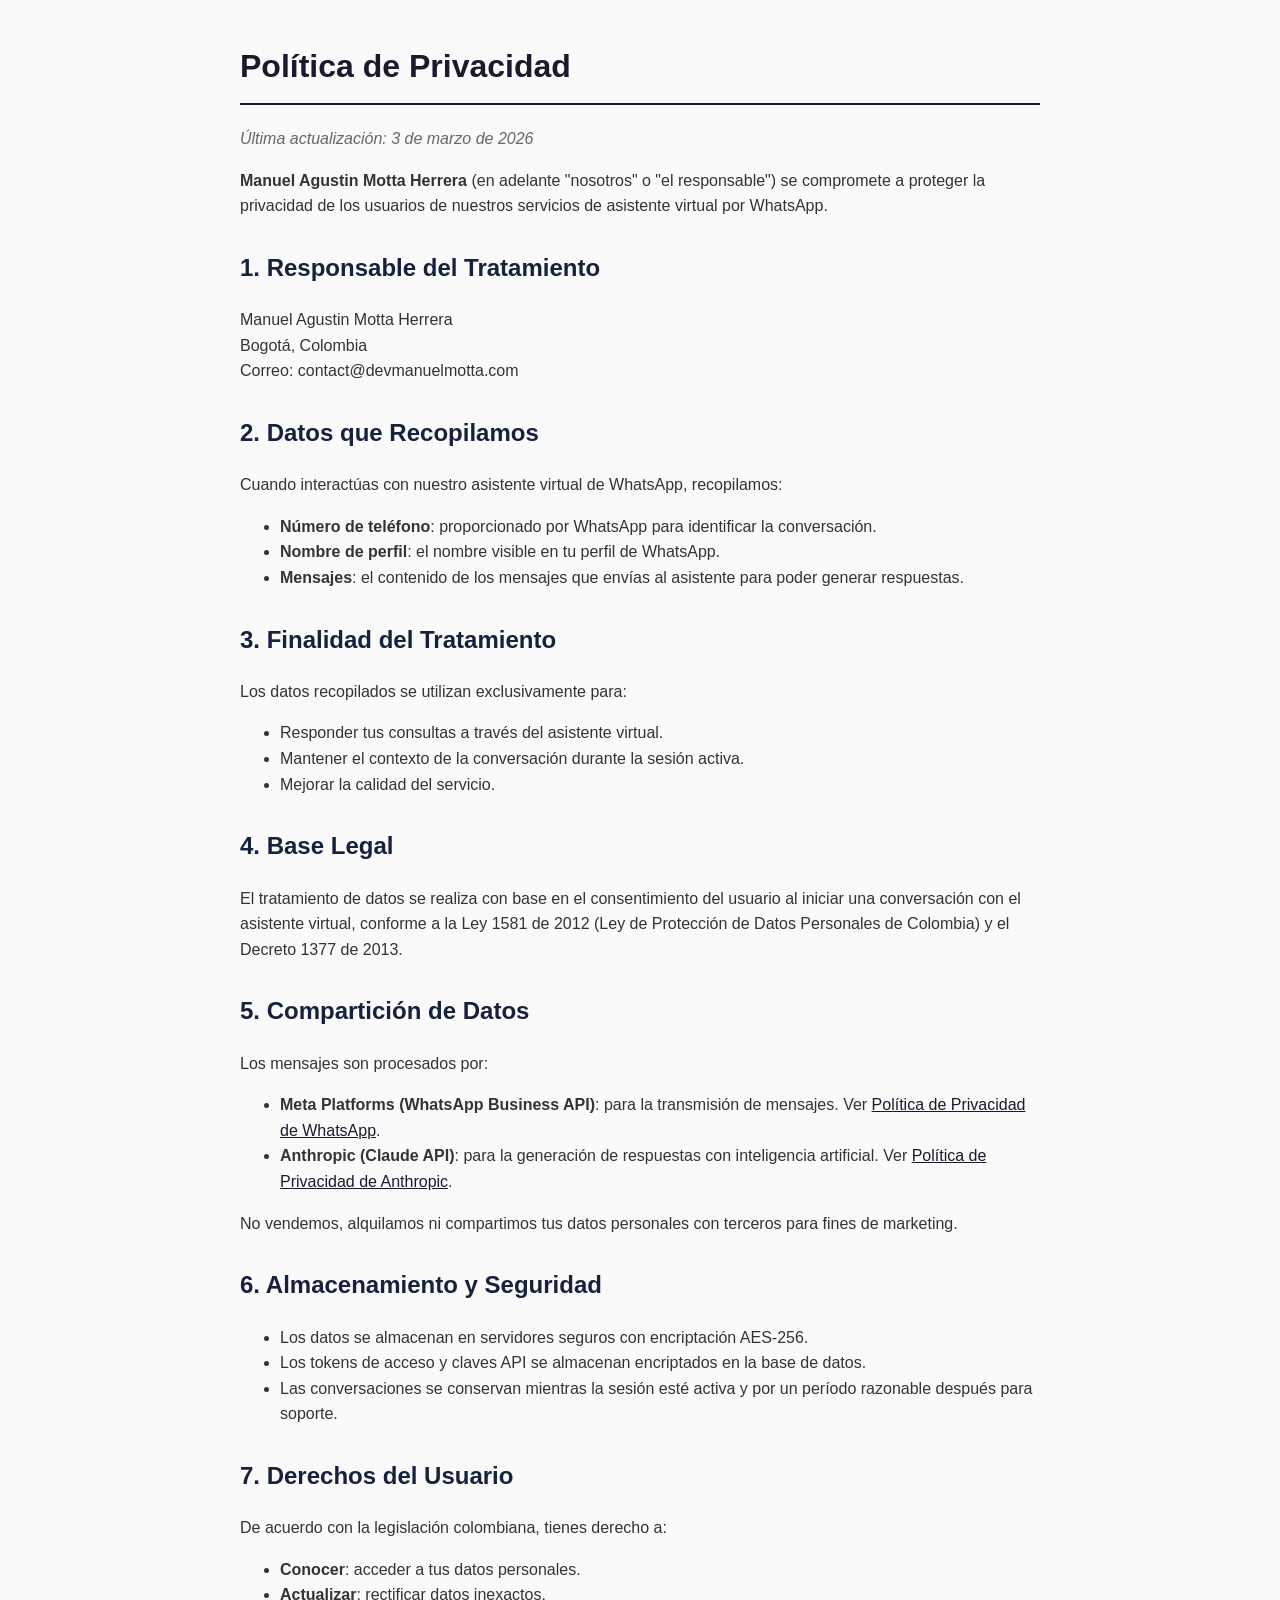
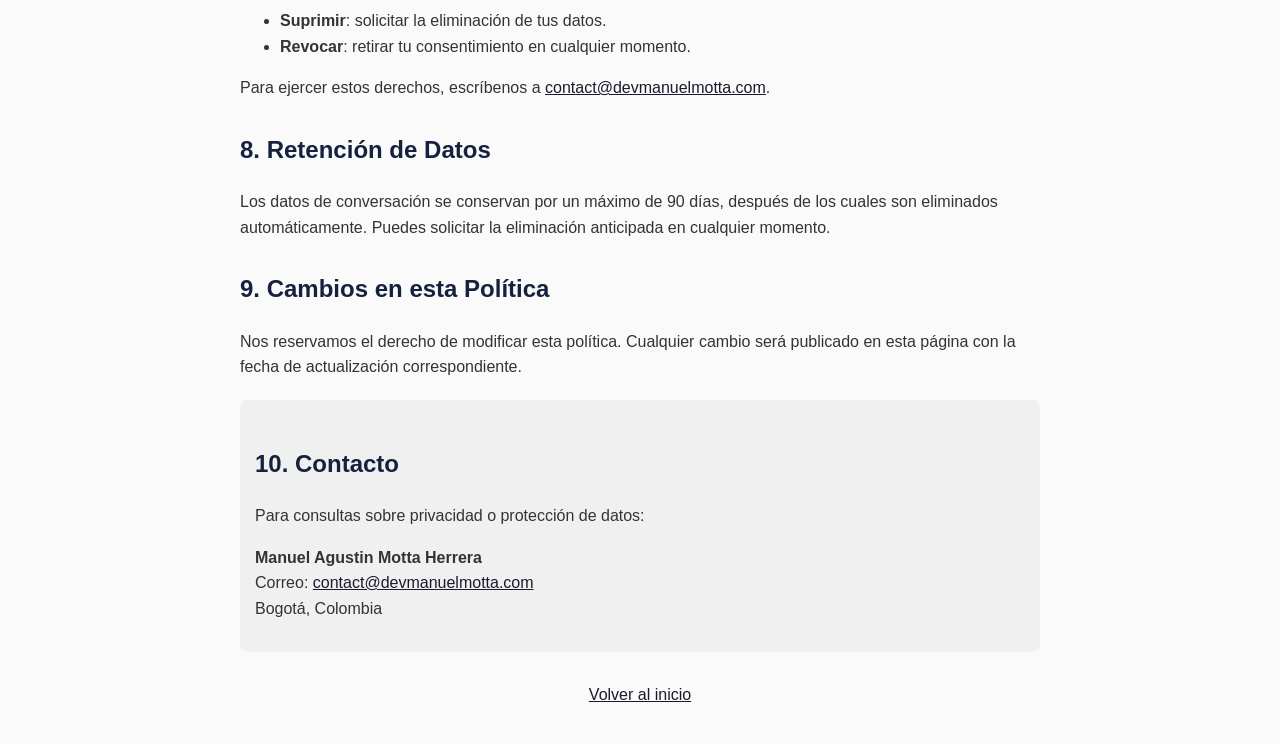
<file: privacy-policy.html>
<!DOCTYPE html>
<html lang="es">
<head>
    <meta charset="UTF-8">
    <meta name="viewport" content="width=device-width, initial-scale=1.0">
    <title>Política de Privacidad - Manuel Agustin Motta Herrera</title>
    <style>
        body {
            font-family: -apple-system, BlinkMacSystemFont, 'Segoe UI', Roboto, sans-serif;
            max-width: 800px;
            margin: 0 auto;
            padding: 20px;
            line-height: 1.6;
            color: #333;
            background: #fafafa;
        }
        h1 { color: #1a1a2e; border-bottom: 2px solid #1a1a2e; padding-bottom: 10px; }
        h2 { color: #16213e; margin-top: 30px; }
        .updated { color: #666; font-style: italic; }
        .contact { background: #f0f0f0; padding: 15px; border-radius: 8px; margin-top: 20px; }
        a { color: #1a1a2e; }
    </style>
</head>
<body>
    <h1>Política de Privacidad</h1>
    <p class="updated">Última actualización: 3 de marzo de 2026</p>

    <p><strong>Manuel Agustin Motta Herrera</strong> (en adelante "nosotros" o "el responsable") se compromete a proteger la privacidad de los usuarios de nuestros servicios de asistente virtual por WhatsApp.</p>

    <h2>1. Responsable del Tratamiento</h2>
    <p>Manuel Agustin Motta Herrera<br>
    Bogotá, Colombia<br>
    Correo: contact@devmanuelmotta.com</p>

    <h2>2. Datos que Recopilamos</h2>
    <p>Cuando interactúas con nuestro asistente virtual de WhatsApp, recopilamos:</p>
    <ul>
        <li><strong>Número de teléfono</strong>: proporcionado por WhatsApp para identificar la conversación.</li>
        <li><strong>Nombre de perfil</strong>: el nombre visible en tu perfil de WhatsApp.</li>
        <li><strong>Mensajes</strong>: el contenido de los mensajes que envías al asistente para poder generar respuestas.</li>
    </ul>

    <h2>3. Finalidad del Tratamiento</h2>
    <p>Los datos recopilados se utilizan exclusivamente para:</p>
    <ul>
        <li>Responder tus consultas a través del asistente virtual.</li>
        <li>Mantener el contexto de la conversación durante la sesión activa.</li>
        <li>Mejorar la calidad del servicio.</li>
    </ul>

    <h2>4. Base Legal</h2>
    <p>El tratamiento de datos se realiza con base en el consentimiento del usuario al iniciar una conversación con el asistente virtual, conforme a la Ley 1581 de 2012 (Ley de Protección de Datos Personales de Colombia) y el Decreto 1377 de 2013.</p>

    <h2>5. Compartición de Datos</h2>
    <p>Los mensajes son procesados por:</p>
    <ul>
        <li><strong>Meta Platforms (WhatsApp Business API)</strong>: para la transmisión de mensajes. Ver <a href="https://www.whatsapp.com/legal/privacy-policy" target="_blank">Política de Privacidad de WhatsApp</a>.</li>
        <li><strong>Anthropic (Claude API)</strong>: para la generación de respuestas con inteligencia artificial. Ver <a href="https://www.anthropic.com/privacy" target="_blank">Política de Privacidad de Anthropic</a>.</li>
    </ul>
    <p>No vendemos, alquilamos ni compartimos tus datos personales con terceros para fines de marketing.</p>

    <h2>6. Almacenamiento y Seguridad</h2>
    <ul>
        <li>Los datos se almacenan en servidores seguros con encriptación AES-256.</li>
        <li>Los tokens de acceso y claves API se almacenan encriptados en la base de datos.</li>
        <li>Las conversaciones se conservan mientras la sesión esté activa y por un período razonable después para soporte.</li>
    </ul>

    <h2>7. Derechos del Usuario</h2>
    <p>De acuerdo con la legislación colombiana, tienes derecho a:</p>
    <ul>
        <li><strong>Conocer</strong>: acceder a tus datos personales.</li>
        <li><strong>Actualizar</strong>: rectificar datos inexactos.</li>
        <li><strong>Suprimir</strong>: solicitar la eliminación de tus datos.</li>
        <li><strong>Revocar</strong>: retirar tu consentimiento en cualquier momento.</li>
    </ul>
    <p>Para ejercer estos derechos, escríbenos a <a href="mailto:contact@devmanuelmotta.com">contact@devmanuelmotta.com</a>.</p>

    <h2>8. Retención de Datos</h2>
    <p>Los datos de conversación se conservan por un máximo de 90 días, después de los cuales son eliminados automáticamente. Puedes solicitar la eliminación anticipada en cualquier momento.</p>

    <h2>9. Cambios en esta Política</h2>
    <p>Nos reservamos el derecho de modificar esta política. Cualquier cambio será publicado en esta página con la fecha de actualización correspondiente.</p>

    <div class="contact">
        <h2>10. Contacto</h2>
        <p>Para consultas sobre privacidad o protección de datos:</p>
        <p>
            <strong>Manuel Agustin Motta Herrera</strong><br>
            Correo: <a href="mailto:contact@devmanuelmotta.com">contact@devmanuelmotta.com</a><br>
            Bogotá, Colombia
        </p>
    </div>

    <p style="margin-top: 30px; text-align: center;">
        <a href="https://devmanuelmotta.com">Volver al inicio</a>
    </p>
</body>
</html>
</file>
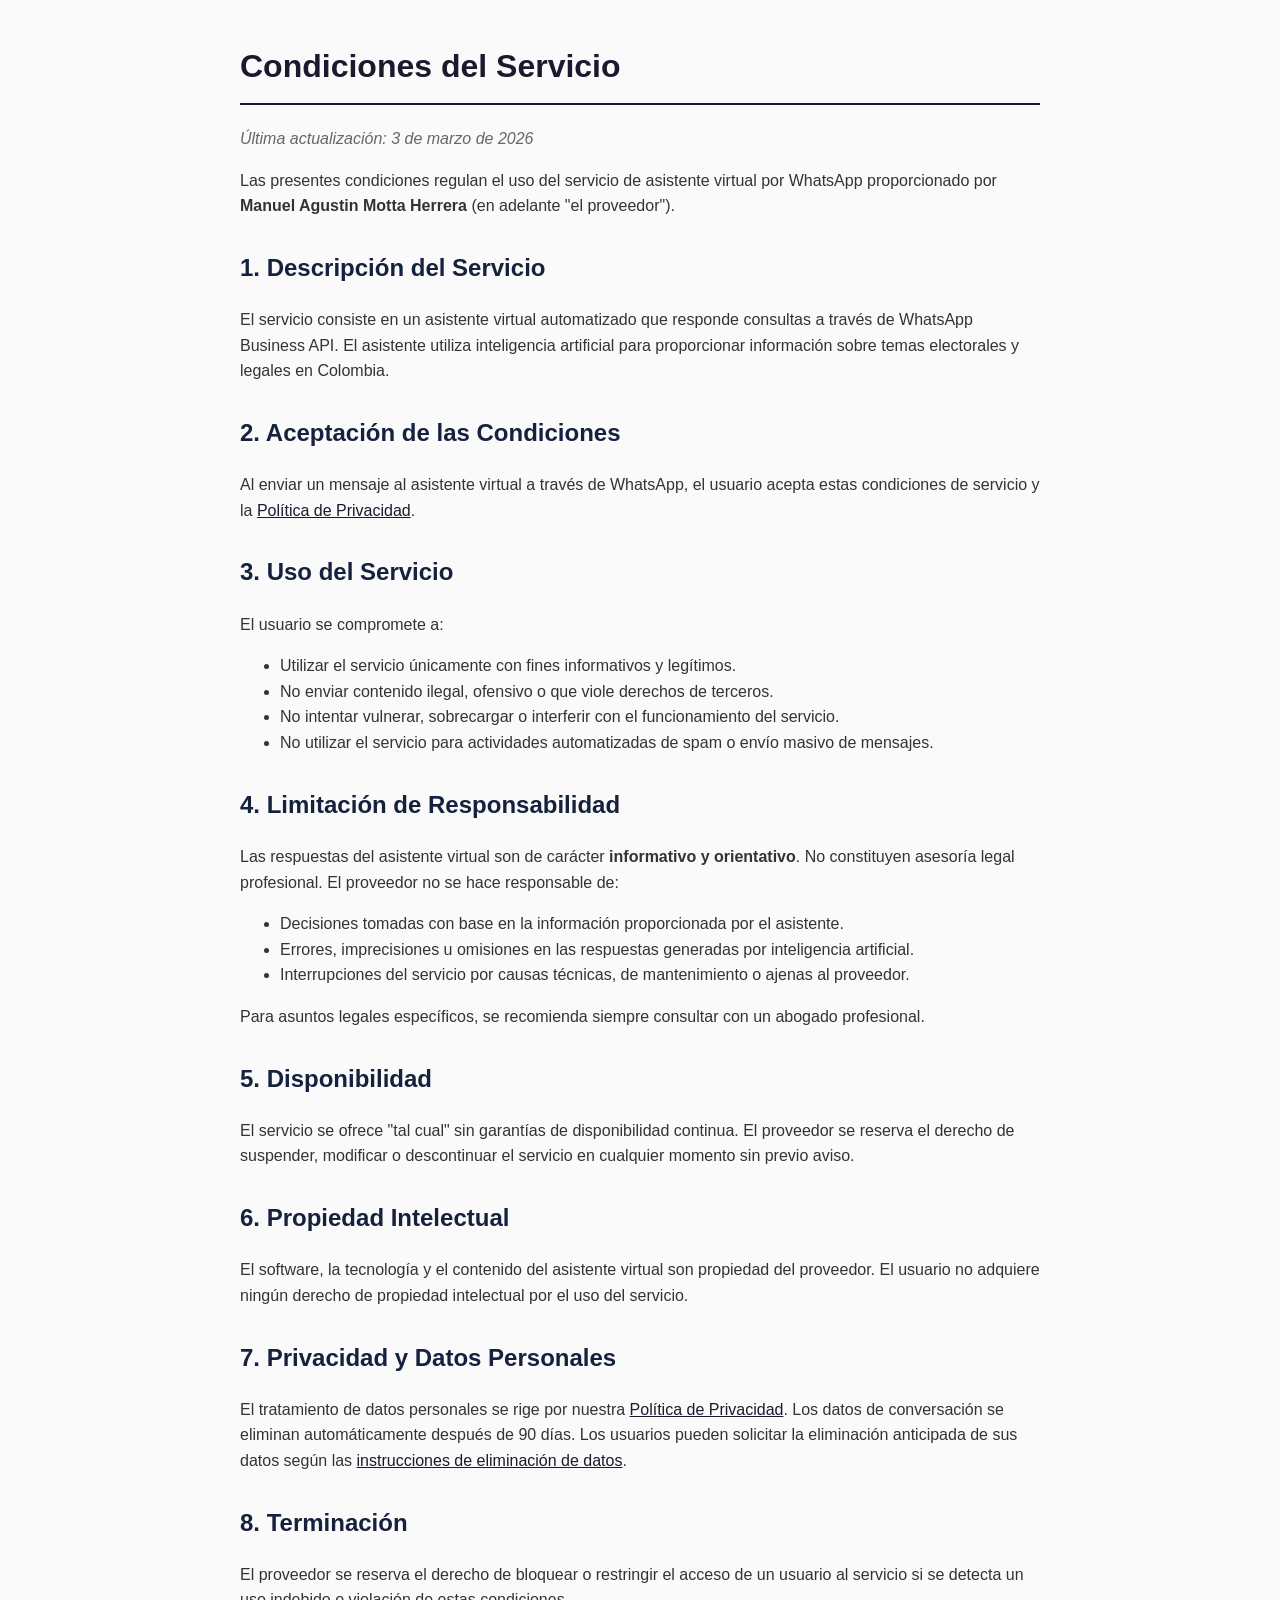
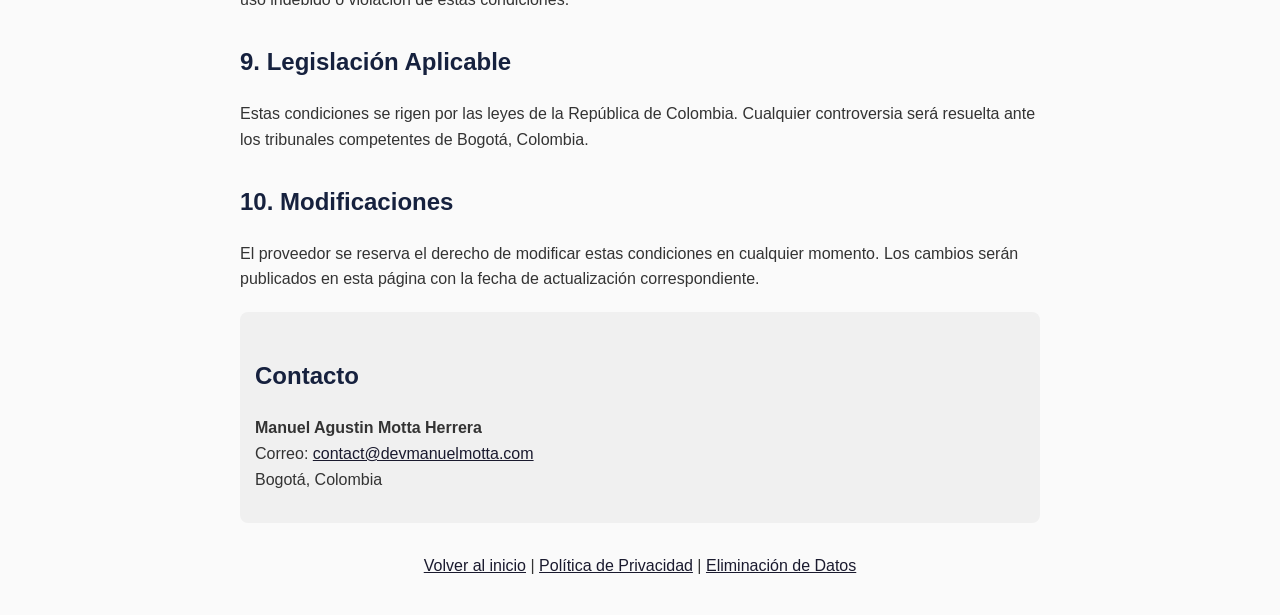
<file: terms-of-service.html>
<!DOCTYPE html>
<html lang="es">
<head>
    <meta charset="UTF-8">
    <meta name="viewport" content="width=device-width, initial-scale=1.0">
    <title>Condiciones del Servicio - Manuel Agustin Motta Herrera</title>
    <style>
        body {
            font-family: -apple-system, BlinkMacSystemFont, 'Segoe UI', Roboto, sans-serif;
            max-width: 800px;
            margin: 0 auto;
            padding: 20px;
            line-height: 1.6;
            color: #333;
            background: #fafafa;
        }
        h1 { color: #1a1a2e; border-bottom: 2px solid #1a1a2e; padding-bottom: 10px; }
        h2 { color: #16213e; margin-top: 30px; }
        .updated { color: #666; font-style: italic; }
        .contact { background: #f0f0f0; padding: 15px; border-radius: 8px; margin-top: 20px; }
        a { color: #1a1a2e; }
    </style>
</head>
<body>
    <h1>Condiciones del Servicio</h1>
    <p class="updated">Última actualización: 3 de marzo de 2026</p>

    <p>Las presentes condiciones regulan el uso del servicio de asistente virtual por WhatsApp proporcionado por <strong>Manuel Agustin Motta Herrera</strong> (en adelante "el proveedor").</p>

    <h2>1. Descripción del Servicio</h2>
    <p>El servicio consiste en un asistente virtual automatizado que responde consultas a través de WhatsApp Business API. El asistente utiliza inteligencia artificial para proporcionar información sobre temas electorales y legales en Colombia.</p>

    <h2>2. Aceptación de las Condiciones</h2>
    <p>Al enviar un mensaje al asistente virtual a través de WhatsApp, el usuario acepta estas condiciones de servicio y la <a href="https://devmanuelmotta.com/privacy-policy.html">Política de Privacidad</a>.</p>

    <h2>3. Uso del Servicio</h2>
    <p>El usuario se compromete a:</p>
    <ul>
        <li>Utilizar el servicio únicamente con fines informativos y legítimos.</li>
        <li>No enviar contenido ilegal, ofensivo o que viole derechos de terceros.</li>
        <li>No intentar vulnerar, sobrecargar o interferir con el funcionamiento del servicio.</li>
        <li>No utilizar el servicio para actividades automatizadas de spam o envío masivo de mensajes.</li>
    </ul>

    <h2>4. Limitación de Responsabilidad</h2>
    <p>Las respuestas del asistente virtual son de carácter <strong>informativo y orientativo</strong>. No constituyen asesoría legal profesional. El proveedor no se hace responsable de:</p>
    <ul>
        <li>Decisiones tomadas con base en la información proporcionada por el asistente.</li>
        <li>Errores, imprecisiones u omisiones en las respuestas generadas por inteligencia artificial.</li>
        <li>Interrupciones del servicio por causas técnicas, de mantenimiento o ajenas al proveedor.</li>
    </ul>
    <p>Para asuntos legales específicos, se recomienda siempre consultar con un abogado profesional.</p>

    <h2>5. Disponibilidad</h2>
    <p>El servicio se ofrece "tal cual" sin garantías de disponibilidad continua. El proveedor se reserva el derecho de suspender, modificar o descontinuar el servicio en cualquier momento sin previo aviso.</p>

    <h2>6. Propiedad Intelectual</h2>
    <p>El software, la tecnología y el contenido del asistente virtual son propiedad del proveedor. El usuario no adquiere ningún derecho de propiedad intelectual por el uso del servicio.</p>

    <h2>7. Privacidad y Datos Personales</h2>
    <p>El tratamiento de datos personales se rige por nuestra <a href="https://devmanuelmotta.com/privacy-policy.html">Política de Privacidad</a>. Los datos de conversación se eliminan automáticamente después de 90 días. Los usuarios pueden solicitar la eliminación anticipada de sus datos según las <a href="https://devmanuelmotta.com/data-deletion.html">instrucciones de eliminación de datos</a>.</p>

    <h2>8. Terminación</h2>
    <p>El proveedor se reserva el derecho de bloquear o restringir el acceso de un usuario al servicio si se detecta un uso indebido o violación de estas condiciones.</p>

    <h2>9. Legislación Aplicable</h2>
    <p>Estas condiciones se rigen por las leyes de la República de Colombia. Cualquier controversia será resuelta ante los tribunales competentes de Bogotá, Colombia.</p>

    <h2>10. Modificaciones</h2>
    <p>El proveedor se reserva el derecho de modificar estas condiciones en cualquier momento. Los cambios serán publicados en esta página con la fecha de actualización correspondiente.</p>

    <div class="contact">
        <h2>Contacto</h2>
        <p>
            <strong>Manuel Agustin Motta Herrera</strong><br>
            Correo: <a href="mailto:contact@devmanuelmotta.com">contact@devmanuelmotta.com</a><br>
            Bogotá, Colombia
        </p>
    </div>

    <p style="margin-top: 30px; text-align: center;">
        <a href="https://devmanuelmotta.com">Volver al inicio</a> |
        <a href="https://devmanuelmotta.com/privacy-policy.html">Política de Privacidad</a> |
        <a href="https://devmanuelmotta.com/data-deletion.html">Eliminación de Datos</a>
    </p>
</body>
</html>
</file>
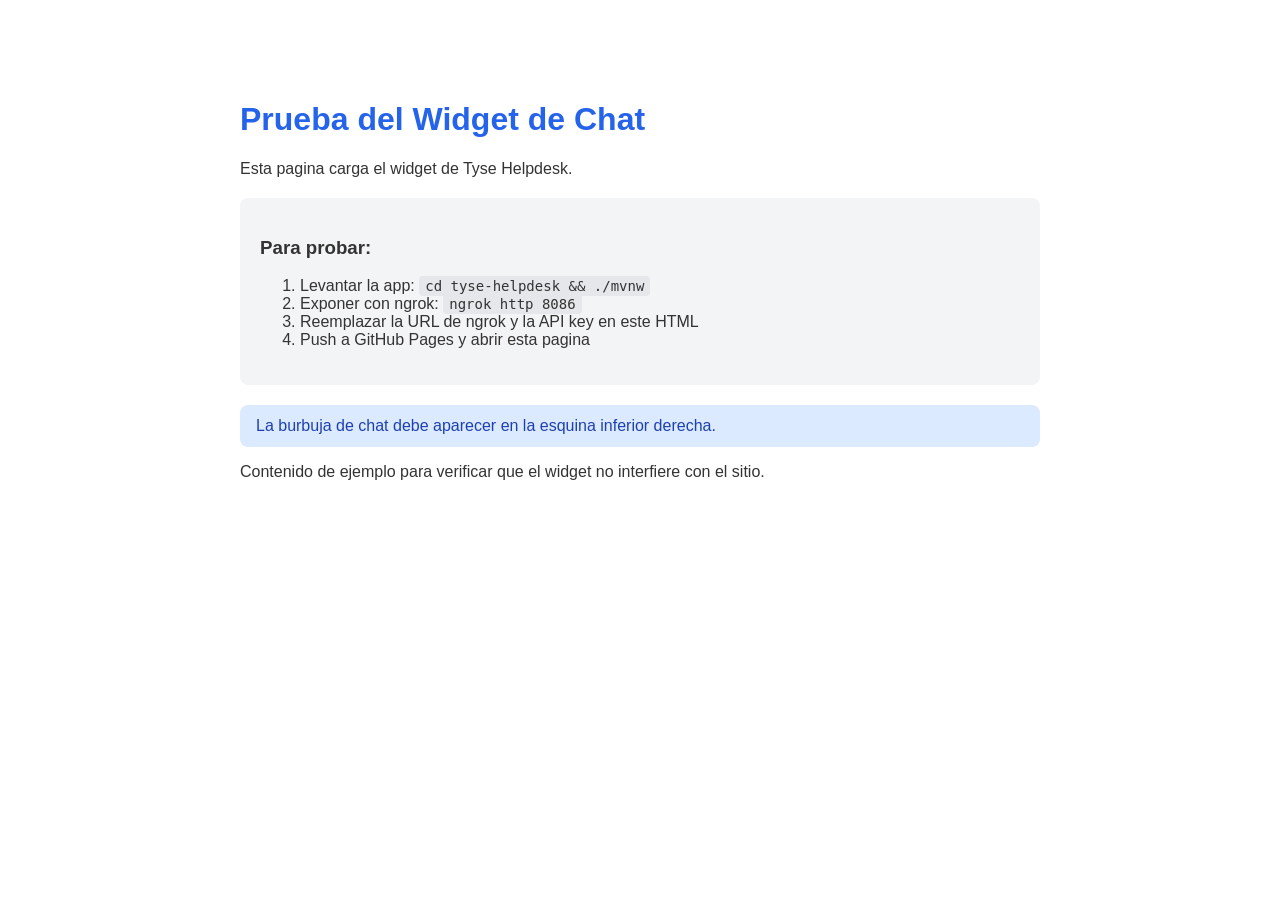
<file: widget-test.html>
<!DOCTYPE html>
<html lang="es">
<head>
    <meta charset="UTF-8">
    <meta name="viewport" content="width=device-width, initial-scale=1.0">
    <title>Widget Chat - Prueba</title>
    <style>
        body {
            font-family: -apple-system, BlinkMacSystemFont, 'Segoe UI', Roboto, sans-serif;
            max-width: 800px;
            margin: 60px auto;
            padding: 20px;
            color: #333;
        }
        h1 { color: #2563eb; }
        .instructions {
            background: #f3f4f6;
            padding: 20px;
            border-radius: 8px;
            margin: 20px 0;
        }
        code {
            background: #e5e7eb;
            padding: 2px 6px;
            border-radius: 4px;
            font-size: 14px;
        }
        .status {
            padding: 12px 16px;
            border-radius: 8px;
            margin: 16px 0;
            font-weight: 500;
        }
        .status.info { background: #dbeafe; color: #1e40af; }
    </style>
</head>
<body>
    <h1>Prueba del Widget de Chat</h1>
    <p>Esta pagina carga el widget de Tyse Helpdesk.</p>

    <div class="instructions">
        <h3>Para probar:</h3>
        <ol>
            <li>Levantar la app: <code>cd tyse-helpdesk && ./mvnw</code></li>
            <li>Exponer con ngrok: <code>ngrok http 8086</code></li>
            <li>Reemplazar la URL de ngrok y la API key en este HTML</li>
            <li>Push a GitHub Pages y abrir esta pagina</li>
        </ol>
    </div>

    <div class="status info">
        La burbuja de chat debe aparecer en la esquina inferior derecha.
    </div>

    <p>Contenido de ejemplo para verificar que el widget no interfiere con el sitio.</p>

    <!-- Widget Tyse Helpdesk -->
    <!-- Cambiar HELPDESK_URL por la URL de ngrok (ej: https://xxxx.ngrok-free.app) -->
    <script
        src="https://api.devmanuelmotta.com/widget/widget.js"
        data-api-key="4f1ab20a8d544f2a89140f51b7c8256e"
    ></script>
</body>
</html>
</file>
<file: css/style.css>
/* ===== CSS VARIABLES ===== */
:root {
    --primary: #2563EB;
    --primary-dark: #1D4ED8;
    --primary-light: #DBEAFE;
    --dark: #111827;
    --text: #374151;
    --text-light: #6B7280;
    --bg: #FFFFFF;
    --bg-alt: #F9FAFB;
    --border: #E5E7EB;
    --radius: 8px;
    --shadow: 0 1px 3px rgba(0,0,0,0.1), 0 1px 2px rgba(0,0,0,0.06);
    --shadow-md: 0 4px 6px rgba(0,0,0,0.07), 0 2px 4px rgba(0,0,0,0.06);
    --shadow-lg: 0 10px 15px rgba(0,0,0,0.1), 0 4px 6px rgba(0,0,0,0.05);
    --transition: 0.3s ease;
}

[data-theme="dark"] {
    --primary: #3B82F6;
    --primary-dark: #60A5FA;
    --primary-light: #1E3A5F;
    --dark: #F9FAFB;
    --text: #D1D5DB;
    --text-light: #9CA3AF;
    --bg: #111827;
    --bg-alt: #1F2937;
    --border: #374151;
    --shadow: 0 1px 3px rgba(0,0,0,0.3), 0 1px 2px rgba(0,0,0,0.2);
    --shadow-md: 0 4px 6px rgba(0,0,0,0.3), 0 2px 4px rgba(0,0,0,0.2);
    --shadow-lg: 0 10px 15px rgba(0,0,0,0.4), 0 4px 6px rgba(0,0,0,0.2);
}

/* ===== RESET ===== */
*,
*::before,
*::after {
    margin: 0;
    padding: 0;
    box-sizing: border-box;
}

html {
    scroll-behavior: smooth;
    scroll-padding-top: 80px;
}

body {
    font-family: 'Inter', -apple-system, BlinkMacSystemFont, 'Segoe UI', sans-serif;
    color: var(--text);
    background: var(--bg);
    line-height: 1.6;
    -webkit-font-smoothing: antialiased;
}

a {
    color: var(--primary);
    text-decoration: none;
    transition: color var(--transition);
}

a:hover {
    color: var(--primary-dark);
}

ul {
    list-style: none;
}

img {
    max-width: 100%;
    display: block;
}

.container {
    max-width: 1100px;
    margin: 0 auto;
    padding: 0 24px;
}

/* ===== NAVIGATION ===== */
.nav {
    position: fixed;
    top: 0;
    left: 0;
    right: 0;
    z-index: 1000;
    background: rgba(255, 255, 255, 0.9);
    backdrop-filter: blur(10px);
    -webkit-backdrop-filter: blur(10px);
    border-bottom: 1px solid transparent;
    transition: all var(--transition);
}

[data-theme="dark"] .nav {
    background: rgba(17, 24, 39, 0.9);
}

.nav.scrolled {
    border-bottom-color: var(--border);
    box-shadow: var(--shadow);
}

.nav-container {
    display: flex;
    align-items: center;
    justify-content: space-between;
    height: 64px;
}

.nav-logo {
    font-size: 1.25rem;
    font-weight: 700;
    color: var(--dark);
    letter-spacing: -0.5px;
}

.nav-logo:hover {
    color: var(--primary);
}

.nav-menu {
    display: flex;
    gap: 32px;
}

.nav-link {
    font-size: 0.875rem;
    font-weight: 500;
    color: var(--text-light);
    transition: color var(--transition);
    position: relative;
}

.nav-link:hover {
    color: var(--dark);
}

.nav-link::after {
    content: '';
    position: absolute;
    bottom: -4px;
    left: 0;
    width: 0;
    height: 2px;
    background: var(--primary);
    transition: width var(--transition);
}

.nav-link:hover::after {
    width: 100%;
}

.nav-toggle {
    display: none;
    flex-direction: column;
    gap: 5px;
    background: none;
    border: none;
    cursor: pointer;
    padding: 4px;
}

.nav-toggle span {
    display: block;
    width: 24px;
    height: 2px;
    background: var(--dark);
    transition: all var(--transition);
}

.nav-toggle.active span:nth-child(1) {
    transform: rotate(45deg) translate(5px, 5px);
}

.nav-toggle.active span:nth-child(2) {
    opacity: 0;
}

.nav-toggle.active span:nth-child(3) {
    transform: rotate(-45deg) translate(5px, -5px);
}

/* ===== HERO ===== */
.hero {
    min-height: 100vh;
    display: flex;
    align-items: center;
    padding-top: 64px;
    background: linear-gradient(135deg, var(--bg) 0%, var(--bg-alt) 50%, var(--primary-light) 100%);
}

.hero-content {
    text-align: center;
    max-width: 700px;
    margin: 0 auto;
}

.hero-greeting {
    font-size: 1.125rem;
    color: var(--primary);
    font-weight: 500;
    margin-bottom: 8px;
}

.hero-name {
    font-size: 3.5rem;
    font-weight: 700;
    color: var(--dark);
    line-height: 1.1;
    letter-spacing: -1.5px;
    margin-bottom: 12px;
}

.hero-title {
    font-size: 1.5rem;
    font-weight: 400;
    color: var(--text-light);
    margin-bottom: 20px;
}

.hero-description {
    font-size: 1.1rem;
    color: var(--text);
    margin-bottom: 32px;
    line-height: 1.7;
}

.hero-cta {
    display: flex;
    gap: 16px;
    justify-content: center;
    margin-bottom: 40px;
}

.btn {
    display: inline-flex;
    align-items: center;
    padding: 12px 28px;
    border-radius: var(--radius);
    font-size: 0.938rem;
    font-weight: 500;
    transition: all var(--transition);
    cursor: pointer;
    border: 2px solid transparent;
}

.btn-primary {
    background: var(--primary);
    color: #fff;
    border-color: var(--primary);
}

.btn-primary:hover {
    background: var(--primary-dark);
    border-color: var(--primary-dark);
    color: #fff;
    transform: translateY(-1px);
    box-shadow: var(--shadow-md);
}

.btn-outline {
    background: transparent;
    color: var(--primary);
    border-color: var(--primary);
}

.btn-outline:hover {
    background: var(--primary);
    color: #fff;
    transform: translateY(-1px);
    box-shadow: var(--shadow-md);
}

/* ===== DROPDOWN BUTTON ===== */
.btn-dropdown {
    position: relative;
    display: inline-block;
}

.btn-dropdown-toggle {
    display: inline-flex;
    align-items: center;
    font-family: inherit;
}

.btn-dropdown-menu {
    position: absolute;
    top: calc(100% + 8px);
    left: 50%;
    transform: translateX(-50%) translateY(4px);
    background: var(--bg);
    border: 1px solid var(--border);
    border-radius: var(--radius);
    box-shadow: var(--shadow-lg);
    min-width: 210px;
    overflow: hidden;
    opacity: 0;
    visibility: hidden;
    transition: all 0.2s ease;
    z-index: 10;
}

.btn-dropdown.open .btn-dropdown-menu {
    opacity: 1;
    visibility: visible;
    transform: translateX(-50%) translateY(0);
}

.btn-dropdown-menu a {
    display: flex;
    align-items: center;
    gap: 10px;
    padding: 12px 16px;
    font-size: 0.875rem;
    font-weight: 500;
    color: var(--text);
    transition: all var(--transition);
}

.btn-dropdown-group {
    padding: 10px 16px 4px;
    text-align: left;
    font-size: 0.6875rem;
    font-weight: 700;
    letter-spacing: 0.06em;
    text-transform: uppercase;
    color: var(--text-light);
}

.btn-dropdown-group ~ .btn-dropdown-group {
    margin-top: 4px;
    border-top: 1px solid var(--border);
    padding-top: 10px;
}

.btn-dropdown-menu a:hover {
    background: var(--primary-light);
    color: var(--primary);
}

.btn-dropdown-menu a + a {
    border-top: 1px solid var(--border);
}

.hero-social {
    display: flex;
    gap: 20px;
    justify-content: center;
}

.hero-social a {
    color: var(--text-light);
    transition: all var(--transition);
    display: flex;
    align-items: center;
}

.hero-social a:hover {
    color: var(--primary);
    transform: translateY(-2px);
}

/* ===== SECTIONS ===== */
.section {
    padding: 80px 0;
}

.section-alt {
    background: var(--bg-alt);
}

.section-title {
    font-size: 2rem;
    font-weight: 700;
    color: var(--dark);
    text-align: center;
    margin-bottom: 48px;
    letter-spacing: -0.5px;
    position: relative;
}

.section-title::after {
    content: '';
    display: block;
    width: 48px;
    height: 3px;
    background: var(--primary);
    margin: 12px auto 0;
    border-radius: 2px;
}

/* ===== ABOUT ===== */
.about-content {
    max-width: 800px;
    margin: 0 auto;
}

.about-text p {
    margin-bottom: 16px;
    font-size: 1.05rem;
    line-height: 1.8;
}

.about-stats {
    display: flex;
    gap: 48px;
    margin-top: 32px;
    justify-content: center;
}

.stat {
    text-align: center;
}

.stat-number {
    display: block;
    font-size: 2.5rem;
    font-weight: 700;
    color: var(--primary);
    line-height: 1;
}

.stat-label {
    display: block;
    font-size: 0.875rem;
    color: var(--text-light);
    margin-top: 4px;
}

/* ===== TIMELINE ===== */
.timeline {
    max-width: 800px;
    margin: 0 auto;
    position: relative;
    padding-left: 32px;
}

.timeline::before {
    content: '';
    position: absolute;
    left: 7px;
    top: 8px;
    bottom: 8px;
    width: 2px;
    background: var(--border);
}

.timeline-item {
    position: relative;
    margin-bottom: 32px;
}

.timeline-item:last-child {
    margin-bottom: 0;
}

.timeline-marker {
    position: absolute;
    left: -32px;
    top: 8px;
    width: 16px;
    height: 16px;
    border-radius: 50%;
    background: var(--bg);
    border: 3px solid var(--primary);
    z-index: 1;
}

.timeline-item:first-child .timeline-marker {
    background: var(--primary);
}

.timeline-content {
    background: var(--bg);
    border: 1px solid var(--border);
    border-radius: var(--radius);
    padding: 24px;
    transition: box-shadow var(--transition);
}

.timeline-content:hover {
    box-shadow: var(--shadow-md);
}

.timeline-header {
    display: flex;
    justify-content: space-between;
    align-items: flex-start;
    margin-bottom: 12px;
    gap: 16px;
}

.timeline-content h3 {
    font-size: 1.125rem;
    color: var(--dark);
    font-weight: 600;
}

.timeline-company {
    font-size: 0.938rem;
    color: var(--text-light);
    margin-top: 2px;
}

.timeline-company a {
    color: var(--primary);
    font-weight: 500;
}

.timeline-date {
    font-size: 0.813rem;
    color: var(--text-light);
    white-space: nowrap;
    background: var(--bg-alt);
    padding: 4px 10px;
    border-radius: 4px;
    font-weight: 500;
}

.timeline-content ul {
    list-style: disc;
    padding-left: 20px;
    margin-bottom: 12px;
}

.timeline-content li {
    font-size: 0.938rem;
    color: var(--text);
    margin-bottom: 4px;
    line-height: 1.6;
}

.timeline-tags {
    display: flex;
    flex-wrap: wrap;
    gap: 6px;
}

.timeline-tags span {
    font-size: 0.75rem;
    background: var(--primary-light);
    color: var(--primary-dark);
    padding: 3px 10px;
    border-radius: 100px;
    font-weight: 500;
}

/* ===== SKILLS ===== */
.skills-grid {
    display: grid;
    grid-template-columns: repeat(3, 1fr);
    gap: 24px;
    max-width: 900px;
    margin: 0 auto;
}

.skill-category {
    background: var(--bg-alt);
    border: 1px solid var(--border);
    border-radius: var(--radius);
    padding: 24px;
    transition: box-shadow var(--transition);
}

.skill-category:hover {
    box-shadow: var(--shadow-md);
}

.skill-category h3 {
    font-size: 0.938rem;
    font-weight: 600;
    color: var(--dark);
    margin-bottom: 12px;
    text-transform: uppercase;
    letter-spacing: 0.5px;
}

.skill-tags {
    display: flex;
    flex-wrap: wrap;
    gap: 6px;
}

.skill-tags span {
    font-size: 0.813rem;
    background: var(--bg);
    color: var(--text);
    padding: 4px 12px;
    border-radius: 100px;
    border: 1px solid var(--border);
    font-weight: 400;
    transition: all var(--transition);
}

.skill-tags span:hover {
    border-color: var(--primary);
    color: var(--primary);
    background: var(--primary-light);
}

/* ===== PROJECTS ===== */
.projects-grid {
    display: grid;
    grid-template-columns: repeat(2, 1fr);
    gap: 24px;
    max-width: 900px;
    margin: 0 auto;
}

.project-card {
    background: var(--bg);
    border: 1px solid var(--border);
    border-radius: var(--radius);
    padding: 32px;
    transition: all var(--transition);
}

.project-card:hover {
    box-shadow: var(--shadow-lg);
    transform: translateY(-2px);
}

.project-icon {
    color: var(--primary);
    margin-bottom: 16px;
}

.project-card h3 {
    font-size: 1.25rem;
    color: var(--dark);
    margin-bottom: 12px;
    font-weight: 600;
}

.project-card p {
    font-size: 0.938rem;
    color: var(--text);
    line-height: 1.7;
    margin-bottom: 16px;
}

.project-tags {
    display: flex;
    flex-wrap: wrap;
    gap: 6px;
}

.project-tags span {
    font-size: 0.75rem;
    background: var(--primary-light);
    color: var(--primary-dark);
    padding: 3px 10px;
    border-radius: 100px;
    font-weight: 500;
}

/* ===== EDUCATION ===== */
.education-grid {
    display: grid;
    grid-template-columns: repeat(2, 1fr);
    gap: 24px;
    max-width: 800px;
    margin: 0 auto;
}

.education-card {
    background: var(--bg-alt);
    border: 1px solid var(--border);
    border-radius: var(--radius);
    padding: 28px;
    text-align: center;
    transition: box-shadow var(--transition);
}

.education-card:hover {
    box-shadow: var(--shadow-md);
}

.education-card h3 {
    font-size: 1.063rem;
    color: var(--dark);
    font-weight: 600;
    margin-bottom: 6px;
}

.education-school {
    font-size: 0.938rem;
    color: var(--text-light);
    margin-bottom: 8px;
}

.education-date {
    font-size: 0.813rem;
    color: var(--text-light);
    background: var(--bg);
    padding: 4px 12px;
    border-radius: 4px;
    font-weight: 500;
}

/* ===== CONTACT ===== */
.services-intro {
    text-align: center;
    font-size: 1.1rem;
    color: var(--text);
    max-width: 700px;
    margin: -16px auto 40px;
}

.contact-intro {
    text-align: center;
    font-size: 1.1rem;
    color: var(--text);
    margin-bottom: 40px;
    margin-top: -16px;
}

.contact-grid {
    display: flex;
    gap: 20px;
    justify-content: center;
    flex-wrap: wrap;
}

.contact-card {
    display: flex;
    align-items: center;
    gap: 12px;
    background: var(--bg);
    border: 1px solid var(--border);
    border-radius: var(--radius);
    padding: 16px 24px;
    color: var(--text);
    transition: all var(--transition);
}

.contact-card:hover {
    border-color: var(--primary);
    color: var(--primary);
    box-shadow: var(--shadow-md);
    transform: translateY(-1px);
}

.contact-card svg {
    flex-shrink: 0;
    color: var(--primary);
}

.contact-card span {
    font-size: 0.938rem;
    font-weight: 500;
}

/* ===== FOOTER ===== */
.footer {
    background: #111827;
    color: #9CA3AF;
    padding: 32px 0;
    text-align: center;
}

[data-theme="dark"] .footer {
    background: #0B0F19;
}

.footer-social {
    display: flex;
    gap: 20px;
    justify-content: center;
    margin-bottom: 16px;
}

.footer-social a {
    color: #9CA3AF;
    transition: all var(--transition);
    display: flex;
}

.footer-social a:hover {
    color: #fff;
    transform: translateY(-2px);
}

.footer-text {
    font-size: 0.813rem;
}

/* ===== LANG TOGGLE ===== */
.lang-toggle {
    margin-left: 4px;
}

.lang-toggle-btn {
    background: none;
    border: 1px solid var(--border);
    border-radius: var(--radius);
    cursor: pointer;
    padding: 5px 10px;
    font-size: 0.75rem;
    font-weight: 600;
    font-family: inherit;
    color: var(--text-light);
    letter-spacing: 0.5px;
    transition: all var(--transition);
}

.lang-toggle-btn:hover {
    color: var(--primary);
    border-color: var(--primary);
}

/* ===== THEME TOGGLE ===== */
.theme-toggle {
    position: relative;
    display: flex;
    align-items: center;
    margin-left: 8px;
}

.theme-toggle-btn {
    background: none;
    border: 1px solid var(--border);
    border-radius: var(--radius);
    cursor: pointer;
    padding: 6px;
    display: flex;
    align-items: center;
    justify-content: center;
    color: var(--text-light);
    transition: all var(--transition);
}

.theme-toggle-btn:hover {
    color: var(--primary);
    border-color: var(--primary);
}

.theme-toggle-btn svg {
    width: 18px;
    height: 18px;
}

.theme-menu {
    position: absolute;
    top: calc(100% + 8px);
    right: 0;
    background: var(--bg);
    border: 1px solid var(--border);
    border-radius: var(--radius);
    box-shadow: var(--shadow-lg);
    min-width: 140px;
    opacity: 0;
    visibility: hidden;
    transform: translateY(4px);
    transition: all 0.2s ease;
    z-index: 10;
}

.theme-menu.open {
    opacity: 1;
    visibility: visible;
    transform: translateY(0);
}

.theme-menu button {
    display: flex;
    align-items: center;
    gap: 8px;
    width: 100%;
    padding: 10px 14px;
    background: none;
    border: none;
    cursor: pointer;
    font-size: 0.875rem;
    font-weight: 500;
    font-family: inherit;
    color: var(--text);
    transition: all var(--transition);
}

.theme-menu button:first-child {
    border-radius: var(--radius) var(--radius) 0 0;
}

.theme-menu button:last-child {
    border-radius: 0 0 var(--radius) var(--radius);
}

.theme-menu button:hover {
    background: var(--primary-light);
    color: var(--primary);
}

.theme-menu button.active {
    color: var(--primary);
}

.theme-menu button svg {
    width: 16px;
    height: 16px;
    flex-shrink: 0;
}

/* ===== RESPONSIVE ===== */
@media (max-width: 768px) {
    .nav-toggle {
        display: flex;
    }

    .nav-menu {
        position: fixed;
        top: 64px;
        left: 0;
        right: 0;
        background: var(--bg);
        flex-direction: column;
        align-items: center;
        padding: 24px;
        gap: 20px;
        border-bottom: 1px solid var(--border);
        box-shadow: var(--shadow-lg);
        transform: translateY(-120%);
        transition: transform var(--transition);
    }

    .nav-menu.active {
        transform: translateY(0);
    }

    .hero-name {
        font-size: 2.5rem;
    }

    .hero-title {
        font-size: 1.25rem;
    }

    .hero-cta {
        flex-direction: column;
        align-items: center;
    }

    .about-stats {
        gap: 24px;
    }

    .stat-number {
        font-size: 2rem;
    }

    .skills-grid {
        grid-template-columns: repeat(2, 1fr);
    }

    .projects-grid {
        grid-template-columns: 1fr;
    }

    .education-grid {
        grid-template-columns: 1fr;
    }

    .timeline-header {
        flex-direction: column;
    }

    .section {
        padding: 60px 0;
    }
}

@media (max-width: 480px) {
    .skills-grid {
        grid-template-columns: 1fr;
    }

    .hero-name {
        font-size: 2rem;
    }

    .section-title {
        font-size: 1.5rem;
    }

    .about-stats {
        flex-direction: column;
        gap: 16px;
    }

    .contact-grid {
        flex-direction: column;
        align-items: center;
    }
}
</file>
